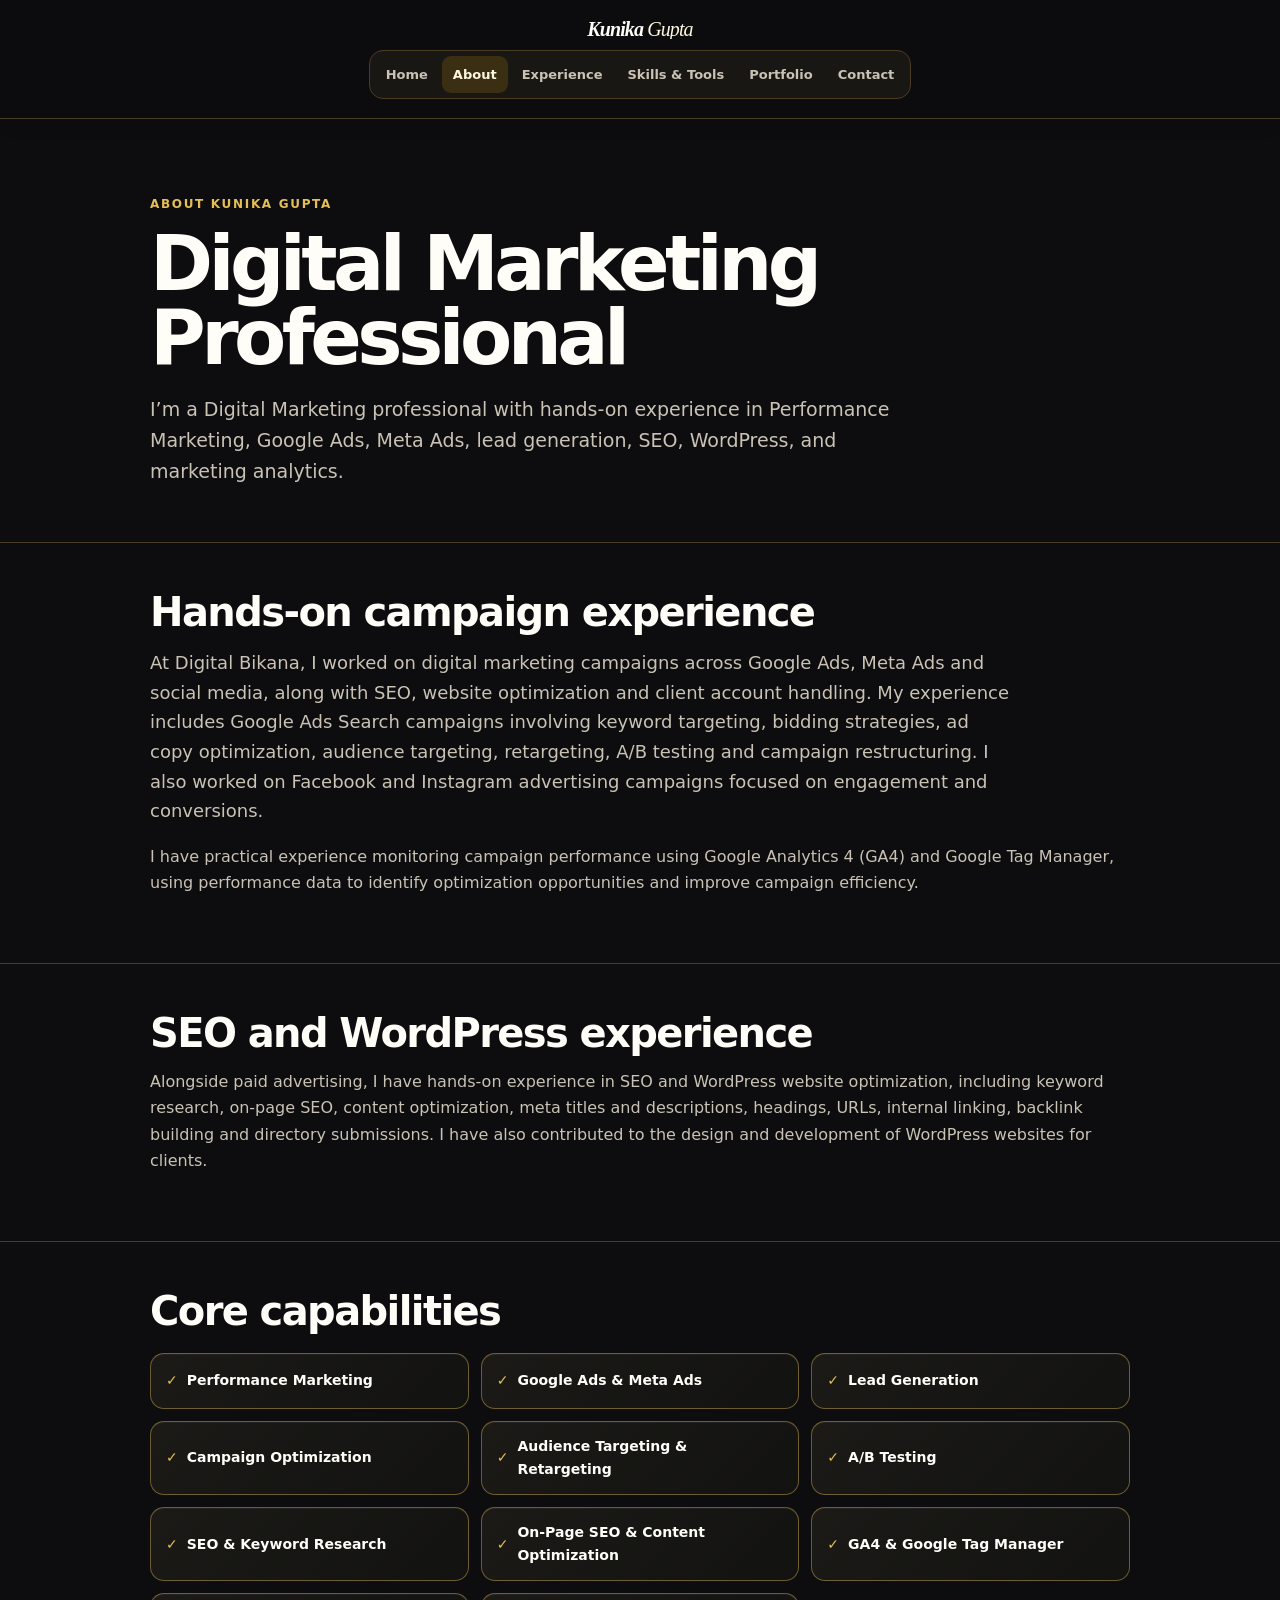
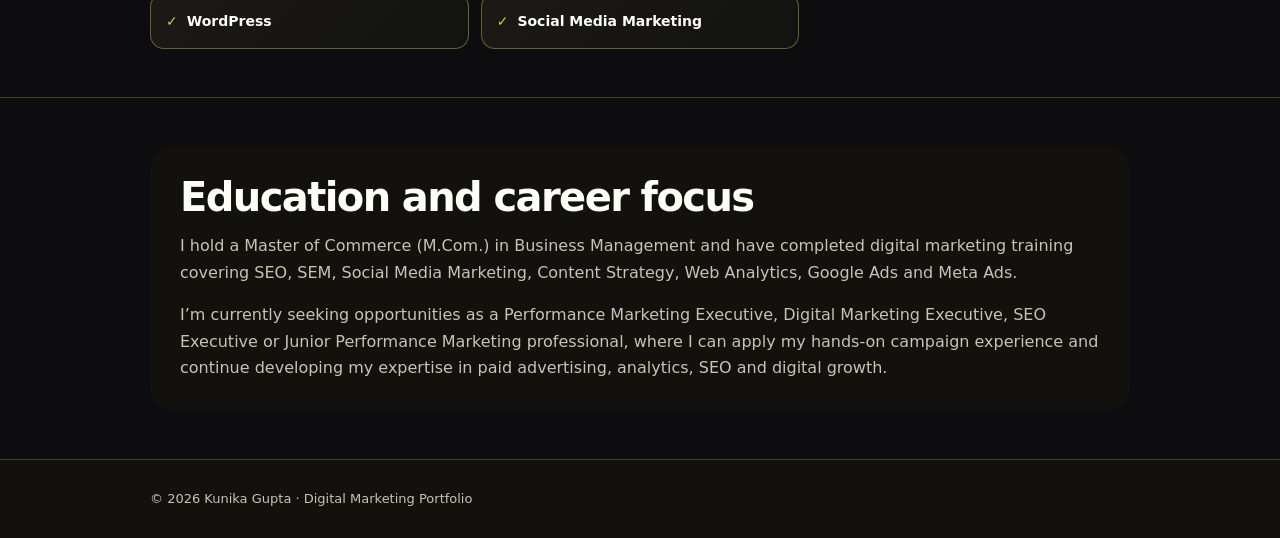
<file: about.html>
<!doctype html>
<html lang="en">
<head>
  <meta charset="utf-8">
  <meta name="viewport" content="width=device-width, initial-scale=1">
  <title>About Kunika Gupta | Digital Marketing Professional</title>
  <meta name="description" content="Learn about Kunika Gupta, a digital marketing professional with hands-on experience in Performance Marketing, Google Ads, Meta Ads, SEO, WordPress, GA4 and lead generation.">
  <meta name="robots" content="index, follow">
  <meta property="og:title" content="About Kunika Gupta | Digital Marketing Professional">
  <meta property="og:description" content="Performance marketing, Google Ads, Meta Ads, SEO, WordPress and marketing analytics experience.">
  <link rel="stylesheet" href="navigation.css">
  <link rel="stylesheet" href="interactions.css">
  <link rel="stylesheet" href="dark-theme.css?v=5">
  <style>
    :root{--ink:#122033;--muted:#667085;--line:#e6e9ef;--paper:#fbfbfa;--blue:#2563eb;--navy:#0b172a;--soft:#f5f7fb}
    *{box-sizing:border-box}html{scroll-behavior:smooth}body{margin:0;background:var(--paper);color:var(--ink);font:16px/1.65 Inter,ui-sans-serif,system-ui,-apple-system,"Segoe UI",Roboto,Arial,sans-serif}a{color:inherit;text-decoration:none}.wrap{width:min(980px,calc(100% - 48px));margin:auto}.hero{padding:76px 0 54px;border-bottom:1px solid var(--line)}.eyebrow{color:var(--blue);font-size:12px;font-weight:850;letter-spacing:.14em;text-transform:uppercase}.hero h1{font-size:clamp(44px,7vw,76px);line-height:.98;letter-spacing:-.06em;margin:12px 0 18px}.hero p{max-width:760px;margin:0;color:var(--muted);font-size:19px}.section{padding:48px 0;border-bottom:1px solid var(--line)}h2{font-size:clamp(28px,4vw,40px);line-height:1.08;letter-spacing:-.04em;margin:0 0 14px}p{margin:0 0 18px;color:var(--muted)}.intro{font-size:18px;color:var(--ink);max-width:860px}.capabilities{display:grid;grid-template-columns:repeat(2,1fr);gap:10px;margin:20px 0 0;padding:0;list-style:none}.capabilities li{border:1px solid var(--line);border-radius:14px;background:#fff;padding:13px 15px;font-weight:750;font-size:14px}.capabilities li::before{content:"✓";color:var(--blue);margin-right:9px;font-weight:900}.career{background:var(--navy);color:#fff;border-radius:24px;padding:30px}.career h2{color:#fff}.career p{color:#d0d9e8;margin:0}.footer{padding:28px 0;color:var(--muted);font-size:13px}@media(max-width:600px){.wrap{width:min(100% - 32px,980px)}.hero{padding:54px 0 42px}.capabilities{grid-template-columns:1fr}.career{padding:24px}}
  </style>
</head>
<body>
  <script src="interactions.js"></script>
  <header class="nav full-nav"><div class="wrap navin"><a class="brand" href="/" aria-label="Kunika Gupta home"><span class="brand-name"><strong>Kunika</strong> Gupta</span></a><nav class="navlinks" aria-label="Main navigation"><a href="/">Home</a><a class="active" href="about.html">About</a><a href="/#experience">Experience</a><a href="/#skills">Skills &amp; Tools</a><a href="clients.html">Portfolio</a><a href="/#contact">Contact</a></nav></div></header>
  <main>
    <section class="hero"><div class="wrap"><div class="eyebrow">About Kunika Gupta</div><h1>Digital Marketing Professional</h1><p>I’m a Digital Marketing professional with hands-on experience in Performance Marketing, Google Ads, Meta Ads, lead generation, SEO, WordPress, and marketing analytics.</p></div></section>
    <section class="section"><div class="wrap"><h2>Hands-on campaign experience</h2><p class="intro">At Digital Bikana, I worked on digital marketing campaigns across Google Ads, Meta Ads and social media, along with SEO, website optimization and client account handling. My experience includes Google Ads Search campaigns involving keyword targeting, bidding strategies, ad copy optimization, audience targeting, retargeting, A/B testing and campaign restructuring. I also worked on Facebook and Instagram advertising campaigns focused on engagement and conversions.</p><p>I have practical experience monitoring campaign performance using Google Analytics 4 (GA4) and Google Tag Manager, using performance data to identify optimization opportunities and improve campaign efficiency.</p></div></section>
    <section class="section"><div class="wrap"><h2>SEO and WordPress experience</h2><p>Alongside paid advertising, I have hands-on experience in SEO and WordPress website optimization, including keyword research, on-page SEO, content optimization, meta titles and descriptions, headings, URLs, internal linking, backlink building and directory submissions. I have also contributed to the design and development of WordPress websites for clients.</p></div></section>
    <section class="section"><div class="wrap"><h2>Core capabilities</h2><ul class="capabilities"><li>Performance Marketing</li><li>Google Ads &amp; Meta Ads</li><li>Lead Generation</li><li>Campaign Optimization</li><li>Audience Targeting &amp; Retargeting</li><li>A/B Testing</li><li>SEO &amp; Keyword Research</li><li>On-Page SEO &amp; Content Optimization</li><li>GA4 &amp; Google Tag Manager</li><li>WordPress</li><li>Social Media Marketing</li></ul></div></section>
    <section class="section"><div class="wrap"><div class="career"><h2>Education and career focus</h2><p>I hold a Master of Commerce (M.Com.) in Business Management and have completed digital marketing training covering SEO, SEM, Social Media Marketing, Content Strategy, Web Analytics, Google Ads and Meta Ads.</p><p style="margin-top:16px">I’m currently seeking opportunities as a Performance Marketing Executive, Digital Marketing Executive, SEO Executive or Junior Performance Marketing professional, where I can apply my hands-on campaign experience and continue developing my expertise in paid advertising, analytics, SEO and digital growth.</p></div></div></section>
  </main>
  <footer class="footer"><div class="wrap">© 2026 Kunika Gupta · Digital Marketing Portfolio</div></footer>
</body>
</html>
</file>
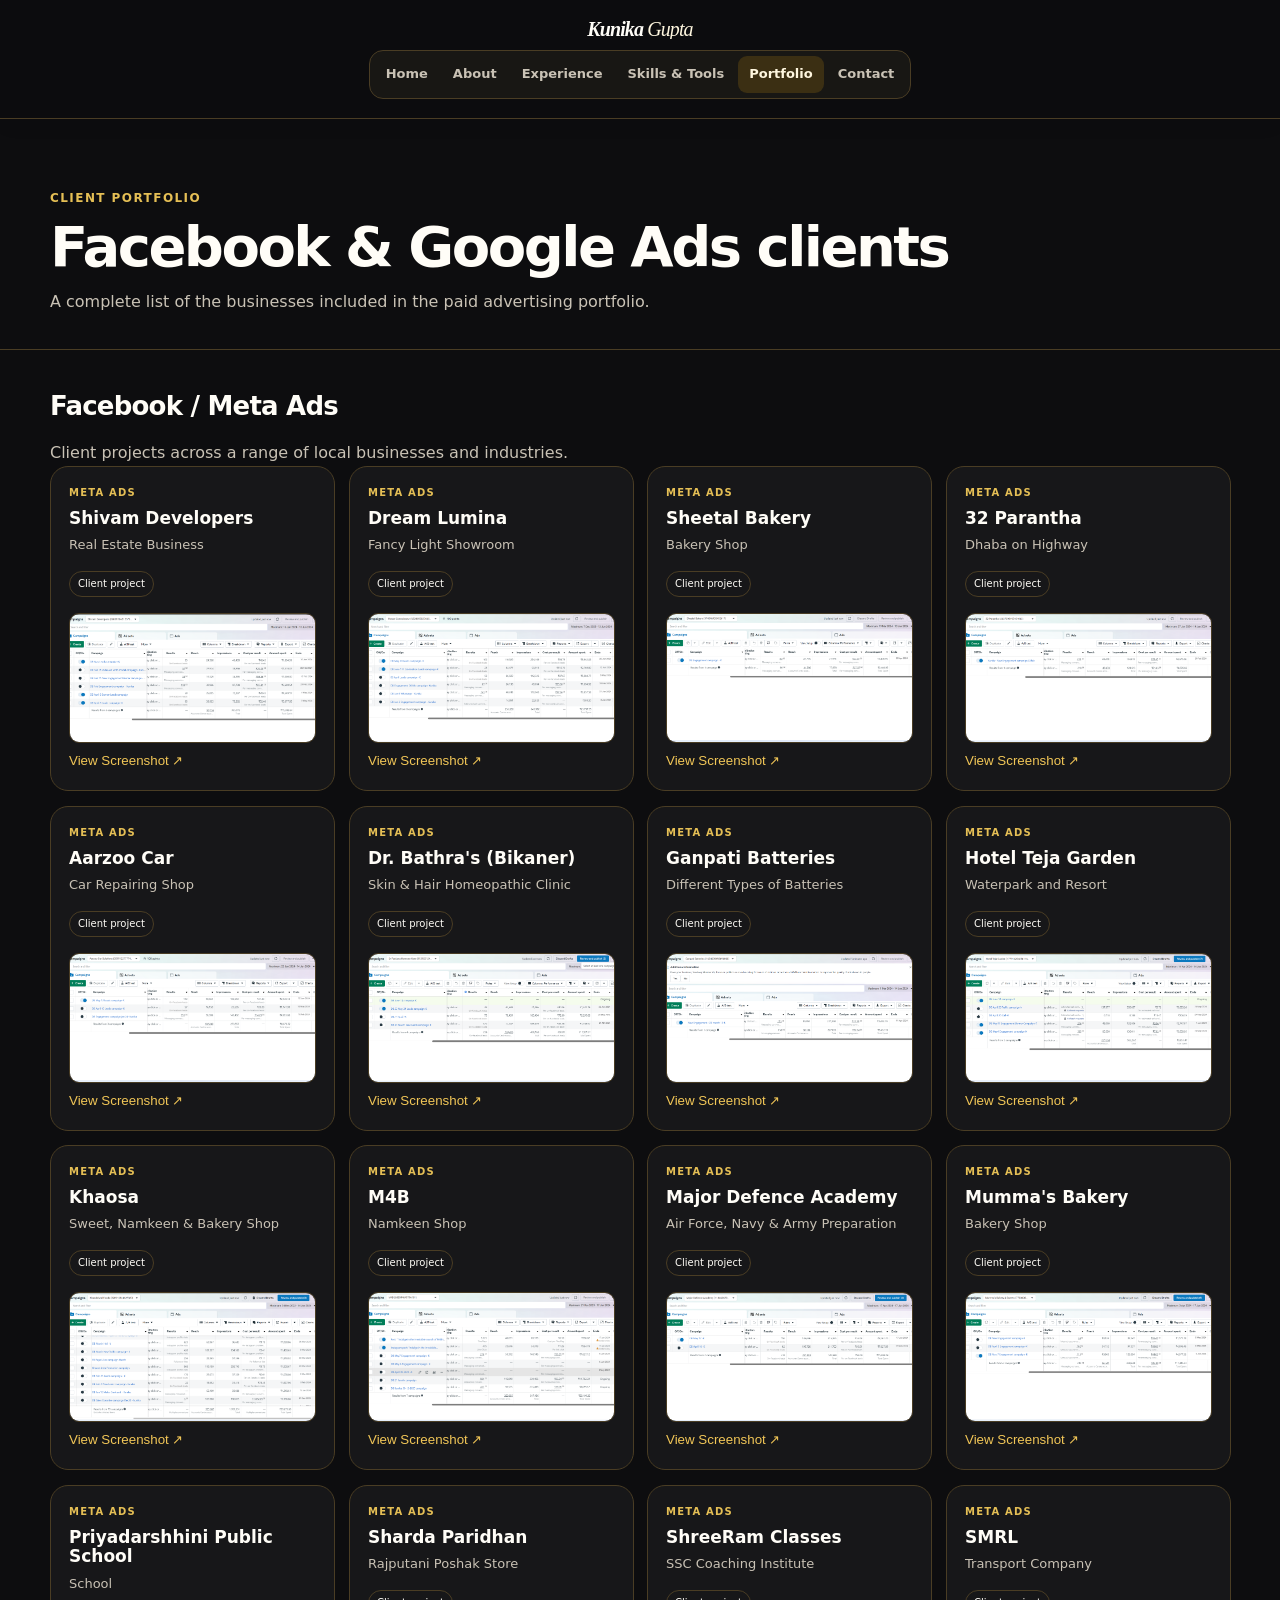
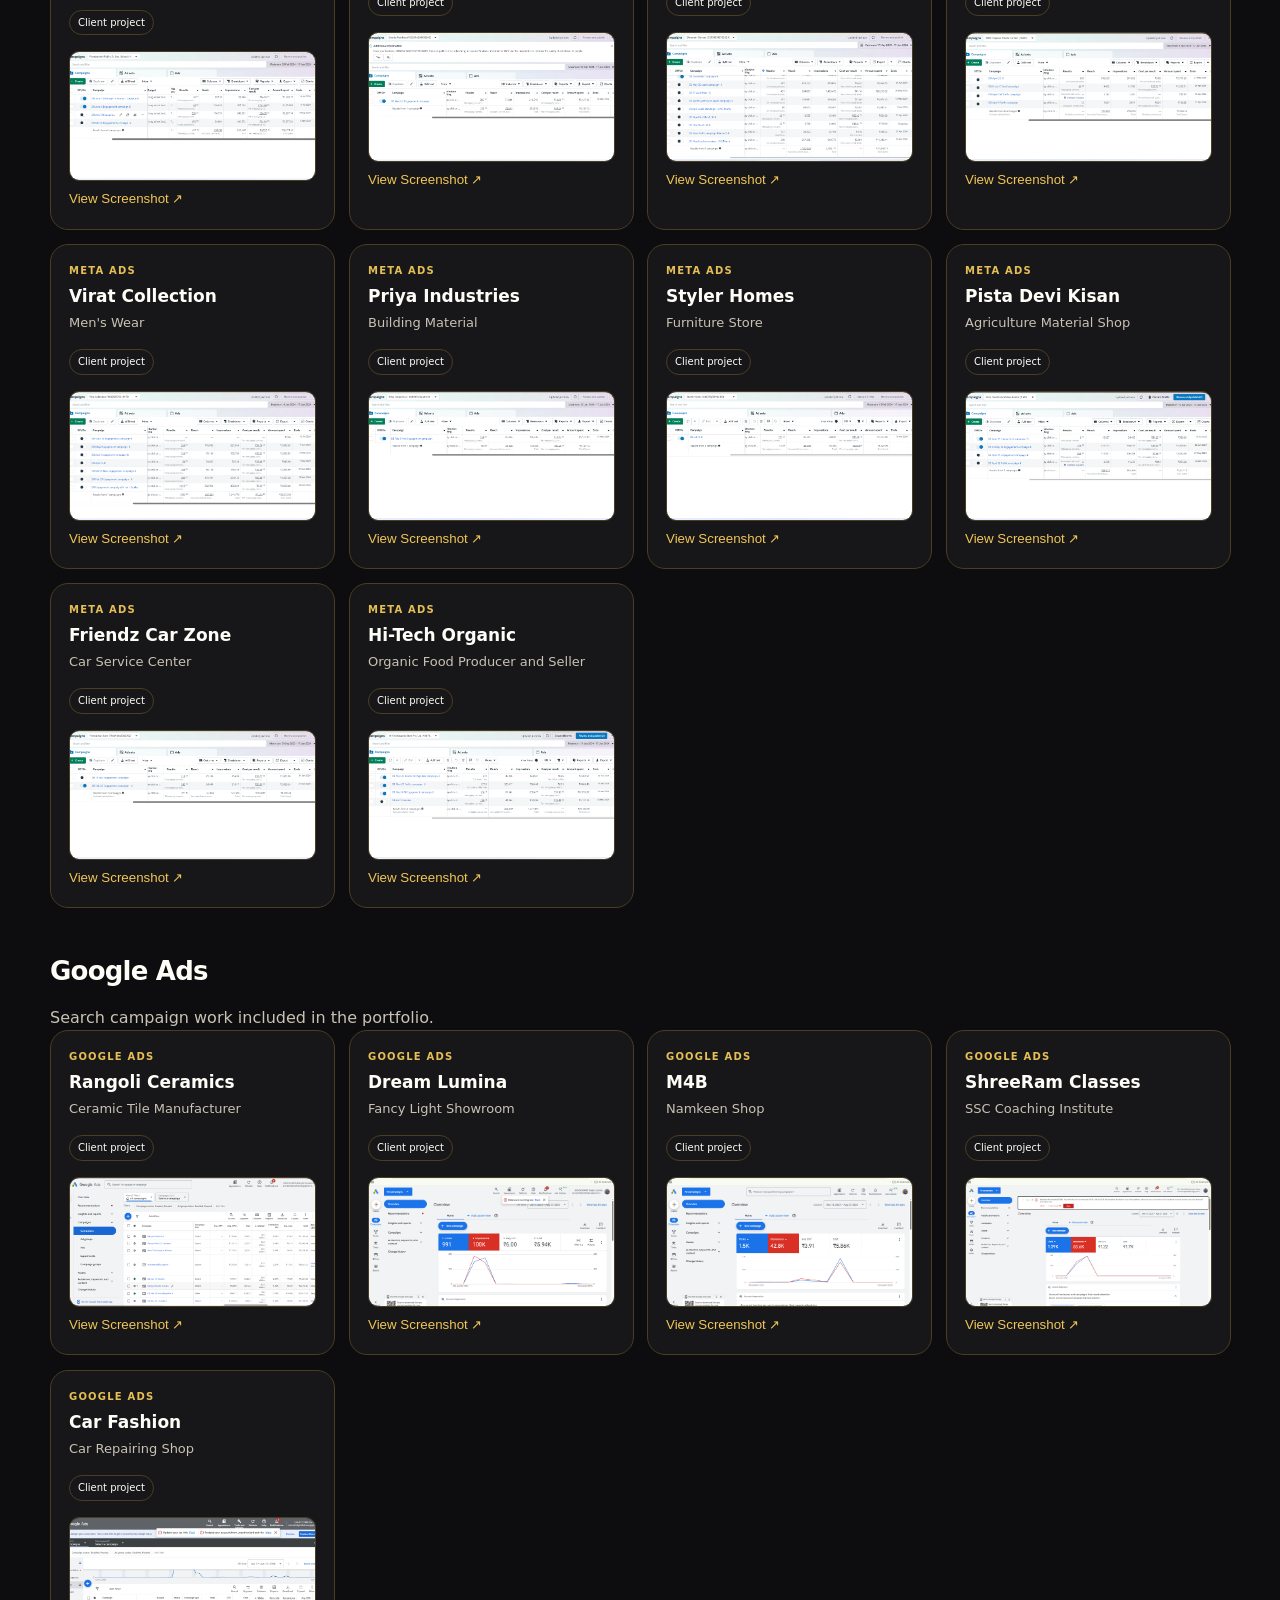
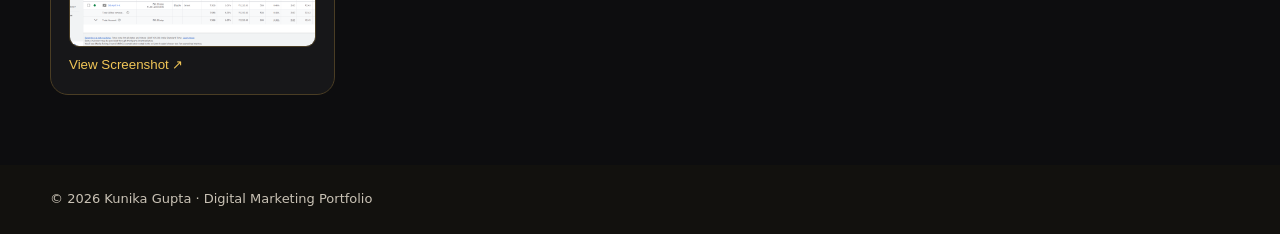
<file: clients.html>
<!doctype html>
<html lang="en">
<head>
  <meta charset="utf-8">
  <meta name="viewport" content="width=device-width, initial-scale=1">
  <title>Advertising Clients | Kunika Gupta</title>
  <meta name="description" content="Facebook and Google Ads clients in Kunika Gupta's portfolio.">
  <meta name="robots" content="index, follow">
  <meta property="og:title" content="Advertising Clients | Kunika Gupta">
  <meta property="og:description" content="Facebook and Google Ads client projects in Kunika Gupta's digital marketing portfolio.">
  <style>
    :root{--ink:#122033;--muted:#667085;--line:#e6e9ef;--paper:#fbfbfa;--blue:#2563eb;--navy:#0b172a}*{box-sizing:border-box}body{margin:0;background:var(--paper);color:var(--ink);font:16px/1.55 Inter,ui-sans-serif,system-ui,-apple-system,"Segoe UI",Roboto,Arial,sans-serif}a{color:inherit;text-decoration:none}.wrap{width:min(1180px,calc(100% - 48px));margin:auto}.nav{background:#fff;border-bottom:1px solid var(--line)}.navin{min-height:68px;display:flex;align-items:center;justify-content:space-between;gap:24px}.brand{font-weight:850;letter-spacing:.04em;white-space:nowrap}.navlinks{display:flex;align-items:center;gap:22px;color:var(--muted);font-size:14px}.navlinks a:hover{color:var(--ink)}.hero{padding:70px 0 34px}.eyebrow{color:var(--blue);font-size:12px;font-weight:850;letter-spacing:.12em;text-transform:uppercase}.hero h1{font-size:clamp(34px,5vw,56px);letter-spacing:-.045em;line-height:1.05;margin:10px 0 14px}.hero p{max-width:650px;color:var(--muted);margin:0}.section{padding:36px 0 70px;border-top:1px solid var(--line)}.section h2{font-size:26px;letter-spacing:-.03em;margin:0 0 8px}.section-intro{color:var(--muted);margin:0 0 24px}.grid{display:grid;grid-template-columns:repeat(4,minmax(0,1fr));gap:14px}.card{min-height:142px;background:#fff;border:1px solid var(--line);border-radius:18px;padding:18px;transition:transform .18s ease,box-shadow .18s ease}.card:hover{transform:translateY(-2px);box-shadow:0 12px 30px rgba(16,24,40,.07)}.platform{color:var(--blue);font-size:10px;font-weight:850;letter-spacing:.12em;text-transform:uppercase}.card h3{font-size:17px;line-height:1.15;margin:8px 0 7px}.card p{margin:0;color:var(--muted);font-size:13px}.tag{display:inline-block;margin-top:16px;padding:4px 8px;border:1px solid var(--line);border-radius:999px;color:var(--muted);font-size:10px}.google{margin-top:42px}.google .platform{color:#b54708}.footer{background:var(--navy);color:#d0d5dd;padding:24px 0;font-size:13px}@media(max-width:900px){.grid{grid-template-columns:repeat(2,minmax(0,1fr))}}@media(max-width:560px){.wrap{width:min(100% - 32px,1180px)}.navin{padding:14px 0;align-items:flex-start}.navlinks{justify-content:flex-end;gap:12px;flex-wrap:wrap;font-size:13px}.grid{grid-template-columns:1fr}.hero{padding-top:48px}}
    .evidence-thumb{display:block;width:100%;height:130px;margin:16px 0 0;padding:0;border:1px solid var(--line);border-radius:10px;overflow:hidden;background:#f5f7fb;cursor:pointer}.evidence-thumb img{width:100%;height:100%;object-fit:cover;display:block}.view-screenshot{margin-top:10px;border:0;background:none;padding:0;color:var(--blue);font:700 12px inherit;cursor:pointer}.evidence-modal{position:fixed;inset:0;z-index:10;display:none;align-items:center;justify-content:center;padding:24px;background:rgba(11,23,42,.62)}.evidence-modal.open{display:flex}.evidence-dialog{width:min(980px,100%);max-height:90vh;overflow:auto;background:#fff;border-radius:20px;padding:22px}.evidence-head{display:flex;align-items:start;justify-content:space-between;gap:18px;margin-bottom:16px}.evidence-head h2{margin:0;font-size:24px}.evidence-close{border:1px solid var(--line);border-radius:8px;background:#fff;width:36px;height:36px;font-size:20px;cursor:pointer}.evidence-image{width:100%;display:block;border-radius:10px}.evidence-caption{margin:10px 0 0;color:var(--muted);font-size:13px}
  </style>
  <link rel="stylesheet" href="navigation.css">
  <link rel="stylesheet" href="interactions.css">
  <link rel="stylesheet" href="dark-theme.css?v=5">
</head>
<body>
  <script src="content-structure.js"></script>
  <script src="interactions.js"></script>
  <header class="nav full-nav"><div class="wrap navin"><a class="brand" href="/" aria-label="Kunika Gupta home"><span class="brand-mark">KG</span><span class="brand-name"><strong>Kunika</strong> Gupta</span></a><nav class="navlinks" aria-label="Main navigation"><a href="/">Home</a><a href="about.html">About</a><a href="/#experience">Experience</a><a href="/#skills">Skills &amp; Tools</a><a class="active" href="clients.html">Portfolio</a><a href="/#contact">Contact</a></nav></div></header>
  <main>
    <section class="hero"><div class="wrap"><div class="eyebrow">Client portfolio</div><h1>Facebook &amp; Google Ads clients</h1><p>A complete list of the businesses included in the paid advertising portfolio.</p></div></section>
    <section class="section" id="meta-clients"><div class="wrap"><h2>Facebook / Meta Ads</h2><p class="section-intro">Client projects across a range of local businesses and industries.</p><div class="grid">
      <article class="card"><div class="platform">Meta Ads</div><h3>Shivam Developers</h3><p>Real Estate Business</p><span class="tag">Client project</span></article>
      <article class="card"><div class="platform">Meta Ads</div><h3>Dream Lumina</h3><p>Fancy Light Showroom</p><span class="tag">Client project</span></article>
      <article class="card"><div class="platform">Meta Ads</div><h3>Sheetal Bakery</h3><p>Bakery Shop</p><span class="tag">Client project</span></article>
      <article class="card"><div class="platform">Meta Ads</div><h3>32 Parantha</h3><p>Dhaba on Highway</p><span class="tag">Client project</span></article>
      <article class="card"><div class="platform">Meta Ads</div><h3>Aarzoo Car</h3><p>Car Repairing Shop</p><span class="tag">Client project</span></article>
      <article class="card"><div class="platform">Meta Ads</div><h3>Dr. Bathra's (Bikaner)</h3><p>Skin &amp; Hair Homeopathic Clinic</p><span class="tag">Client project</span></article>
      <article class="card"><div class="platform">Meta Ads</div><h3>Ganpati Batteries</h3><p>Different Types of Batteries</p><span class="tag">Client project</span></article>
      <article class="card"><div class="platform">Meta Ads</div><h3>Hotel Teja Garden</h3><p>Waterpark and Resort</p><span class="tag">Client project</span></article>
      <article class="card"><div class="platform">Meta Ads</div><h3>Khaosa</h3><p>Sweet, Namkeen &amp; Bakery Shop</p><span class="tag">Client project</span></article>
      <article class="card"><div class="platform">Meta Ads</div><h3>M4B</h3><p>Namkeen Shop</p><span class="tag">Client project</span></article>
      <article class="card"><div class="platform">Meta Ads</div><h3>Major Defence Academy</h3><p>Air Force, Navy &amp; Army Preparation</p><span class="tag">Client project</span></article>
      <article class="card"><div class="platform">Meta Ads</div><h3>Mumma's Bakery</h3><p>Bakery Shop</p><span class="tag">Client project</span></article>
      <article class="card"><div class="platform">Meta Ads</div><h3>Priyadarshhini Public School</h3><p>School</p><span class="tag">Client project</span></article>
      <article class="card"><div class="platform">Meta Ads</div><h3>Sharda Paridhan</h3><p>Rajputani Poshak Store</p><span class="tag">Client project</span></article>
      <article class="card"><div class="platform">Meta Ads</div><h3>ShreeRam Classes</h3><p>SSC Coaching Institute</p><span class="tag">Client project</span></article>
      <article class="card"><div class="platform">Meta Ads</div><h3>SMRL</h3><p>Transport Company</p><span class="tag">Client project</span></article>
      <article class="card"><div class="platform">Meta Ads</div><h3>Virat Collection</h3><p>Men's Wear</p><span class="tag">Client project</span></article>
      <article class="card"><div class="platform">Meta Ads</div><h3>Priya Industries</h3><p>Building Material</p><span class="tag">Client project</span></article>
      <article class="card"><div class="platform">Meta Ads</div><h3>Styler Homes</h3><p>Furniture Store</p><span class="tag">Client project</span></article>
      <article class="card"><div class="platform">Meta Ads</div><h3>Pista Devi Kisan</h3><p>Agriculture Material Shop</p><span class="tag">Client project</span></article>
      <article class="card"><div class="platform">Meta Ads</div><h3>Friendz Car Zone</h3><p>Car Service Center</p><span class="tag">Client project</span></article>
      <article class="card"><div class="platform">Meta Ads</div><h3>Hi-Tech Organic</h3><p>Organic Food Producer and Seller</p><span class="tag">Client project</span></article>
    </div>
    <div class="google" id="google-clients"><h2>Google Ads</h2><p class="section-intro">Search campaign work included in the portfolio.</p><div class="grid"><article class="card"><div class="platform">Google Ads</div><h3>Rangoli Ceramics</h3><p>Ceramic Tile Manufacturer</p><span class="tag">Client project</span></article><article class="card"><div class="platform">Google Ads</div><h3>Dream Lumina</h3><p>Fancy Light Showroom</p><span class="tag">Client project</span></article><article class="card"><div class="platform">Google Ads</div><h3>M4B</h3><p>Namkeen Shop</p><span class="tag">Client project</span></article><article class="card"><div class="platform">Google Ads</div><h3>ShreeRam Classes</h3><p>SSC Coaching Institute</p><span class="tag">Client project</span></article><article class="card"><div class="platform">Google Ads</div><h3>Car Fashion</h3><p>Car Repairing Shop</p><span class="tag">Client project</span></article></div></div>
    </div></section>
  </main>
  <div class="evidence-modal" id="evidenceModal" aria-hidden="true"><div class="evidence-dialog" role="dialog" aria-modal="true" aria-labelledby="evidenceTitle"><div class="evidence-head"><h2 id="evidenceTitle">Client screenshot</h2><button class="evidence-close" id="evidenceClose" aria-label="Close screenshot">×</button></div><img class="evidence-image" id="evidenceImage" alt="Client screenshot"><p class="evidence-caption">Supplied project screenshot</p></div></div>
  <footer class="footer"><div class="wrap">© 2026 Kunika Gupta · Digital Marketing Portfolio</div></footer>
  <script>
  (function(){
    const screenshots={
      'Meta Ads|Shivam Developers':'assets/evidence/Shivam Developers.png',
      'Meta Ads|Dream Lumina':'assets/evidence/Dream Lumina.png',
      'Meta Ads|Sheetal Bakery':'assets/evidence/Sheetal Bakery.png',
      'Meta Ads|32 Parantha':'assets/evidence/32 Parantha.png',
      'Meta Ads|Aarzoo Car':'assets/evidence/Aarzoo Car.png',
      "Meta Ads|Dr. Bathra's (Bikaner)":'assets/evidence/Dr Batra Bikaner.png',
      'Meta Ads|Ganpati Batteries':'assets/evidence/Ganpati Batteries.png',
      'Meta Ads|Hotel Teja Garden':'assets/evidence/Hotel Teja Garden.png',
      'Meta Ads|Khaosa':'assets/evidence/Khaosa 1.png',
      'Meta Ads|M4B':'assets/evidence/m4b.png',
      'Meta Ads|Major Defence Academy':'assets/evidence/Major Defence Academy.png',
      "Meta Ads|Mumma's Bakery":'assets/evidence/Mumma\'s Bakery.png',
      'Meta Ads|Priyadarshhini Public School':'assets/evidence/Priyadarshini Public School.png',
      'Meta Ads|Sharda Paridhan':'assets/evidence/Sharda Paridhan.png',
      'Meta Ads|ShreeRam Classes':'assets/evidence/Shreeram Classes1.png',
      'Meta Ads|SMRL':'assets/evidence/SMRL.png',
      'Meta Ads|Virat Collection':'assets/evidence/Virat Collection.png',
      'Meta Ads|Priya Industries':'assets/evidence/Priya Industries.png',
      'Meta Ads|Styler Homes':'assets/evidence/Styler Home.png',
      'Meta Ads|Pista Devi Kisan':'assets/evidence/Pista Devi Kisan Seva.png',
      'Meta Ads|Friendz Car Zone':'assets/evidence/Friendz Car Zone.png',
      'Meta Ads|Hi-Tech Organic':'assets/evidence/Hi- Tech Organic.png',
      'Google Ads|Rangoli Ceramics':'assets/evidence/Rangoli Ceramic.png',
      'Google Ads|Dream Lumina':'assets/evidence/Google Ad Dream Lumina.png',
      'Google Ads|M4B':'assets/evidence/Google Ad M4B Bhujiya 1.png',
      'Google Ads|ShreeRam Classes':'assets/evidence/Google Ad Shreeram Classes 1.png',
      'Google Ads|Car Fashion':'assets/evidence/Car Fashion.png'
    };
    const modal=document.getElementById('evidenceModal');
    const modalImage=document.getElementById('evidenceImage');
    const title=document.getElementById('evidenceTitle');
    function close(){modal.classList.remove('open');modal.setAttribute('aria-hidden','true');document.body.style.overflow='';}
    document.querySelectorAll('.card').forEach(card=>{
      const platform=card.querySelector('.platform')?.textContent.trim();
      const name=card.querySelector('h3')?.textContent.trim();
      const src=screenshots[platform+'|'+name];
      if(!src)return;
      const thumb=document.createElement('button');
      thumb.type='button';thumb.className='evidence-thumb';thumb.setAttribute('aria-label','View '+name+' screenshot');
      thumb.innerHTML='<img src="'+src+'" alt="'+name+' project screenshot">';
      const open=()=>{title.textContent=name+' — Screenshot';modalImage.src=src;modalImage.alt=name+' project screenshot';modal.classList.add('open');modal.setAttribute('aria-hidden','false');document.body.style.overflow='hidden';};
      thumb.addEventListener('click',open);
      card.appendChild(thumb);
      const link=document.createElement('button');
      link.type='button';link.className='view-screenshot';link.textContent='View Screenshot ↗';link.addEventListener('click',open);
      card.appendChild(link);
    });
    document.getElementById('evidenceClose').addEventListener('click',close);
    modal.addEventListener('click',event=>{if(event.target===modal)close();});
    document.addEventListener('keydown',event=>{if(event.key==='Escape'&&modal.classList.contains('open'))close();});
  })();
  </script>
</body>
</html>
</file>
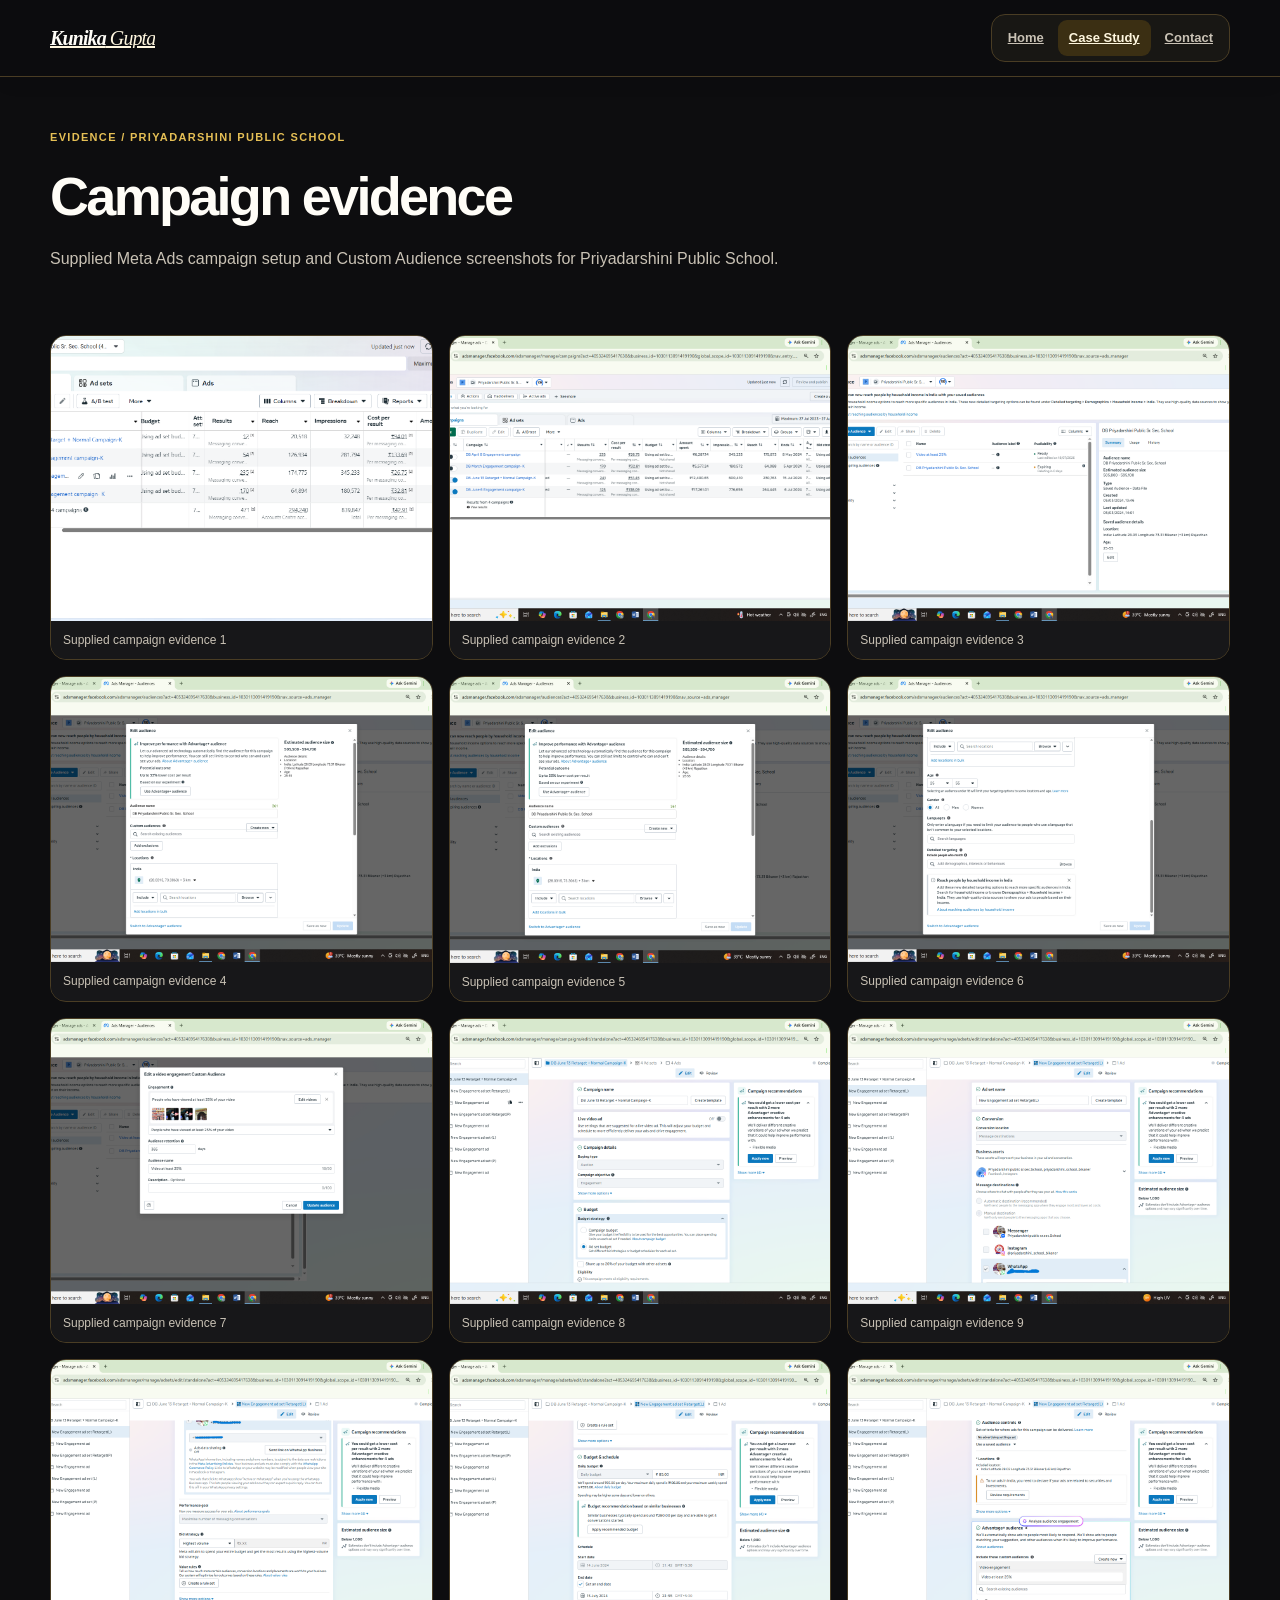
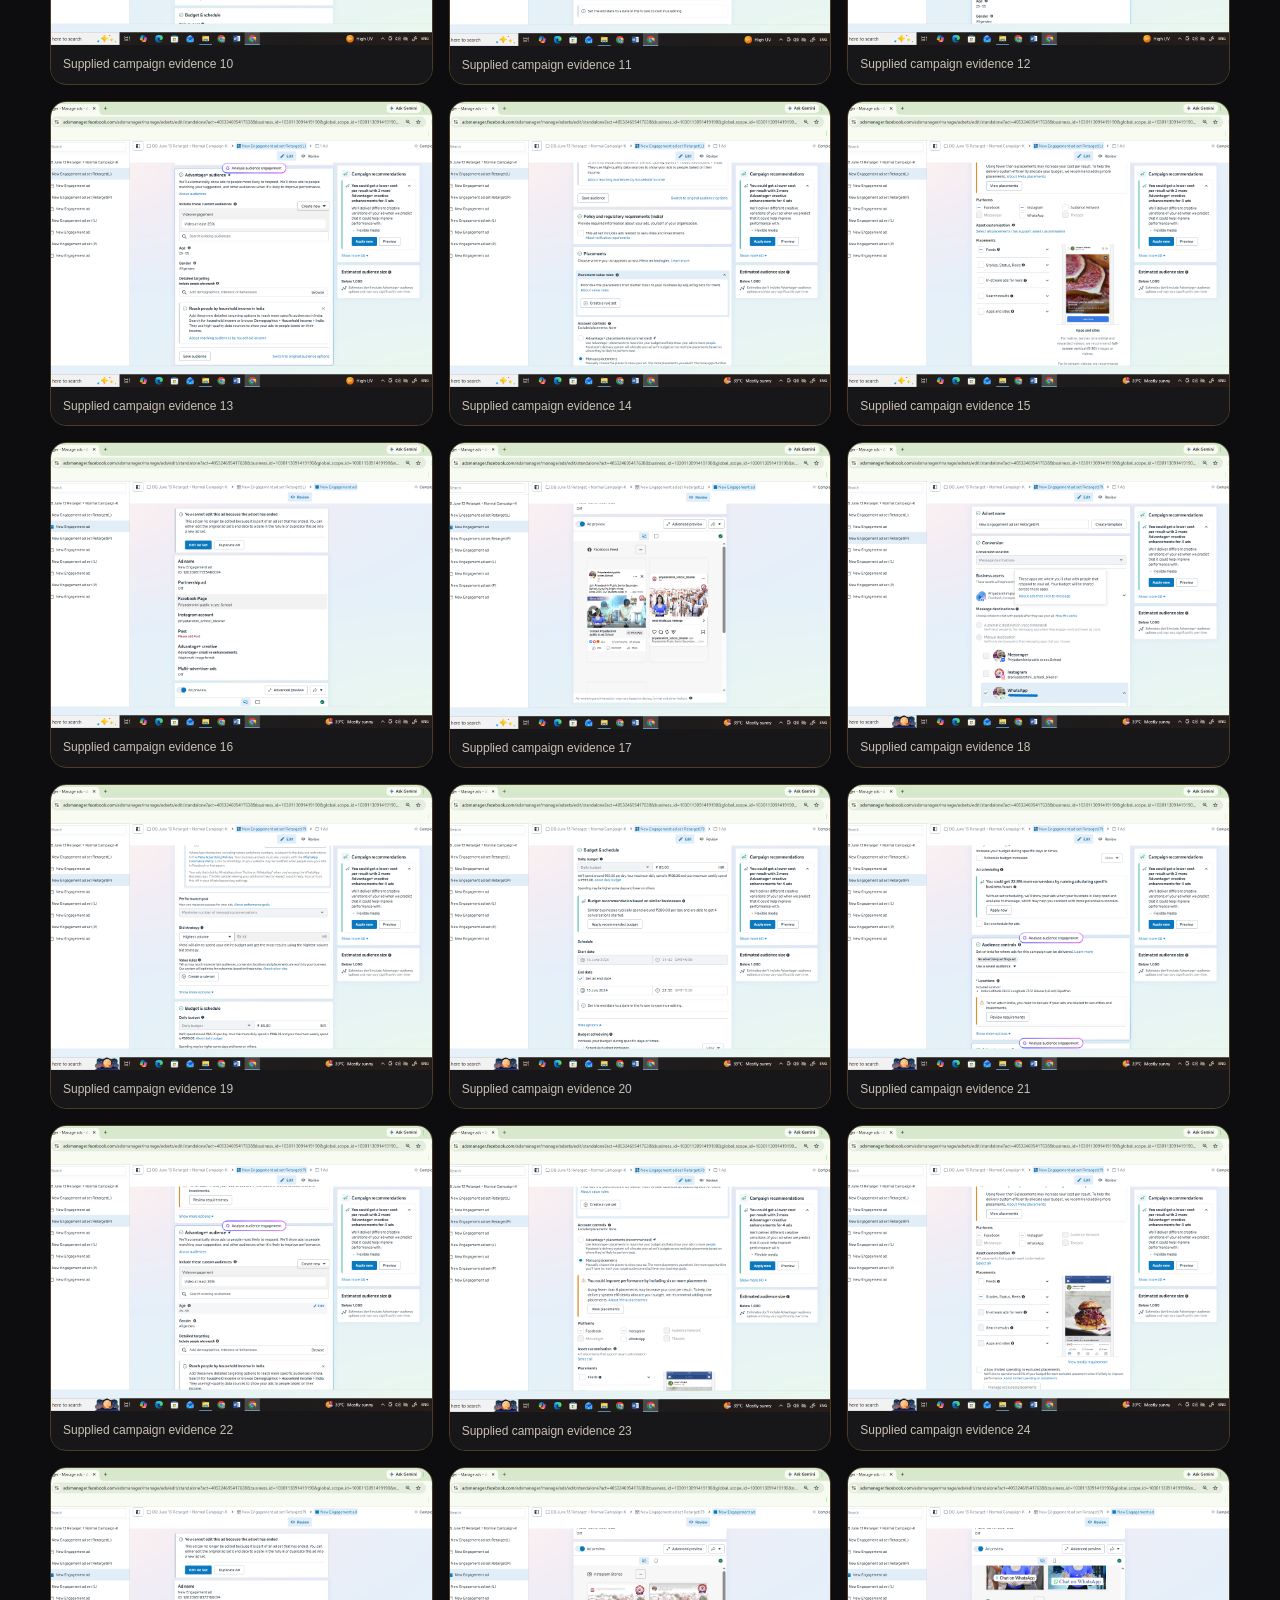
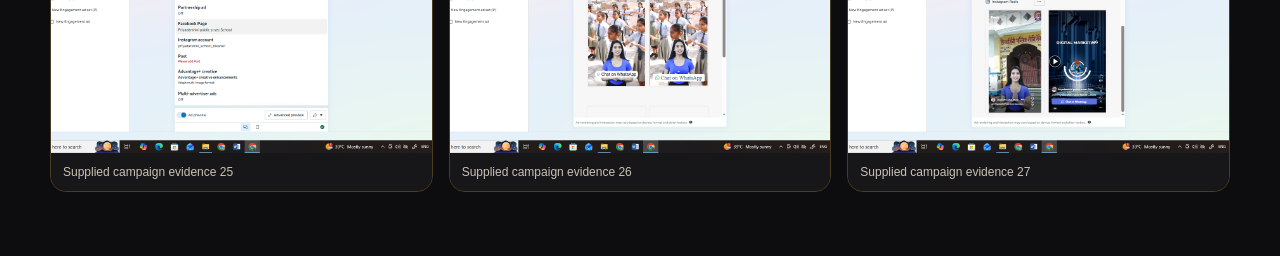
<file: priyadarshini-evidence.html>
<!doctype html>
<html lang="en">
<head>
<meta charset="utf-8">
<meta name="viewport" content="width=device-width,initial-scale=1">
<title>Priyadarshini Public School Evidence | Kunika Gupta</title>
<meta name="description" content="Campaign evidence and supplied screenshots for the Priyadarshini Public School Meta Ads case study by Kunika Gupta.">
<meta name="robots" content="index, follow">
<link rel="stylesheet" href="case-pages.css">
<link rel="stylesheet" href="navigation.css">
<link rel="stylesheet" href="interactions.css">
  <link rel="stylesheet" href="dark-theme.css?v=5">
<style>:root{--ink:#122033;--muted:#667085;--line:#e6e9ef;--paper:#fbfbfa;--blue:#2563eb}*{box-sizing:border-box}body{margin:0;background:var(--paper);color:var(--ink);font:16px/1.5 Inter,Arial,sans-serif}.wrap{width:min(1180px,calc(100% - 48px));margin:auto}.nav{background:#fff;border-bottom:1px solid var(--line)}.navin{min-height:68px;display:flex;align-items:center;justify-content:space-between}.brand{font-weight:850;letter-spacing:.04em}.back{color:var(--blue);font-weight:800;font-size:14px;text-decoration:none}.hero{padding:52px 0 30px}.kicker{font-size:11px;text-transform:uppercase;letter-spacing:.12em;font-weight:850;color:var(--blue)}h1{font-size:clamp(34px,5vw,54px);letter-spacing:-.05em;margin:10px 0}p{margin:0;color:var(--muted)}.grid{display:grid;grid-template-columns:repeat(3,minmax(0,1fr));gap:16px;padding:34px 0 64px}.item{margin:0;background:#fff;border:1px solid var(--line);border-radius:16px;overflow:hidden}.item img{display:block;width:100%;aspect-ratio:4/3;object-fit:cover}.item figcaption{padding:10px 12px;color:var(--muted);font-size:12px}@media(max-width:800px){.grid{grid-template-columns:repeat(2,1fr)}}@media(max-width:520px){.wrap{width:min(100% - 32px,1180px)}.grid{grid-template-columns:1fr}}</style>
</head>
<body>
<script src="interactions.js"></script>
<header class="nav">
<div class="wrap navin">
<a class="brand" href="/"><span class="brand-mark">KG</span><span class="brand-name"><strong>Kunika</strong> Gupta</span></a>
<nav class="navlinks" aria-label="Evidence navigation"><a href="/">Home</a><a class="active" href="priyadarshini-public-school.html">Case Study</a><a href="/#contact">Contact</a></nav>
</div>
</header>
<main id="evidence">
<section class="hero">
<div class="wrap">
<div class="kicker">Evidence / Priyadarshini Public School</div>
<h1>Campaign evidence</h1>
<p>Supplied Meta Ads campaign setup and Custom Audience screenshots for Priyadarshini Public School.</p>
</div>
</section>
<div class="wrap">
<div class="grid" id="evidenceGrid">
</div>
</div>
</main><script>const base='assets/evidence/';const files=['Priyadarshini Public School.png','Priyadarshini Public School 2.png','Priyadrshini Public School Custom Audience.png','Priyadrshini Public School Custom Audience 1 Setup 1.png','Priyadrshini Public School Custom Audience 1 Setup 1.png','Priyadrshini Public School Custom Audience 1 Setup 2.png','Priyadrshini Public School Custom Audience 2 Setup.png'];for(let i=1;i<=20;i++)files.push('Priyadrshini Public School Campaing Setup '+i+'.png');document.getElementById('evidenceGrid').innerHTML=files.map((file,index)=>'<figure class="item"><img loading="lazy" src="'+base+file+'" alt="Priyadarshini Public School evidence '+(index+1)+'"><figcaption>Supplied campaign evidence '+(index+1)+'</figcaption></figure>').join('');const modal=document.createElement('div');modal.className='evidence-modal';modal.innerHTML='<div class="evidence-dialog"><button class="evidence-close" aria-label="Close evidence">×</button><img alt="Expanded Priyadarshini Public School evidence"><p>Supplied campaign evidence</p></div>';document.body.appendChild(modal);const image=modal.querySelector('img');const close=()=>modal.classList.remove('open');document.querySelectorAll('.item img').forEach(img=>img.addEventListener('click',()=>{image.src=img.src;image.alt=img.alt;modal.classList.add('open')}));modal.querySelector('button').addEventListener('click',close);modal.addEventListener('click',e=>{if(e.target===modal)close()});document.addEventListener('keydown',e=>{if(e.key==='Escape')close()});</script></body>
</html>
</file>
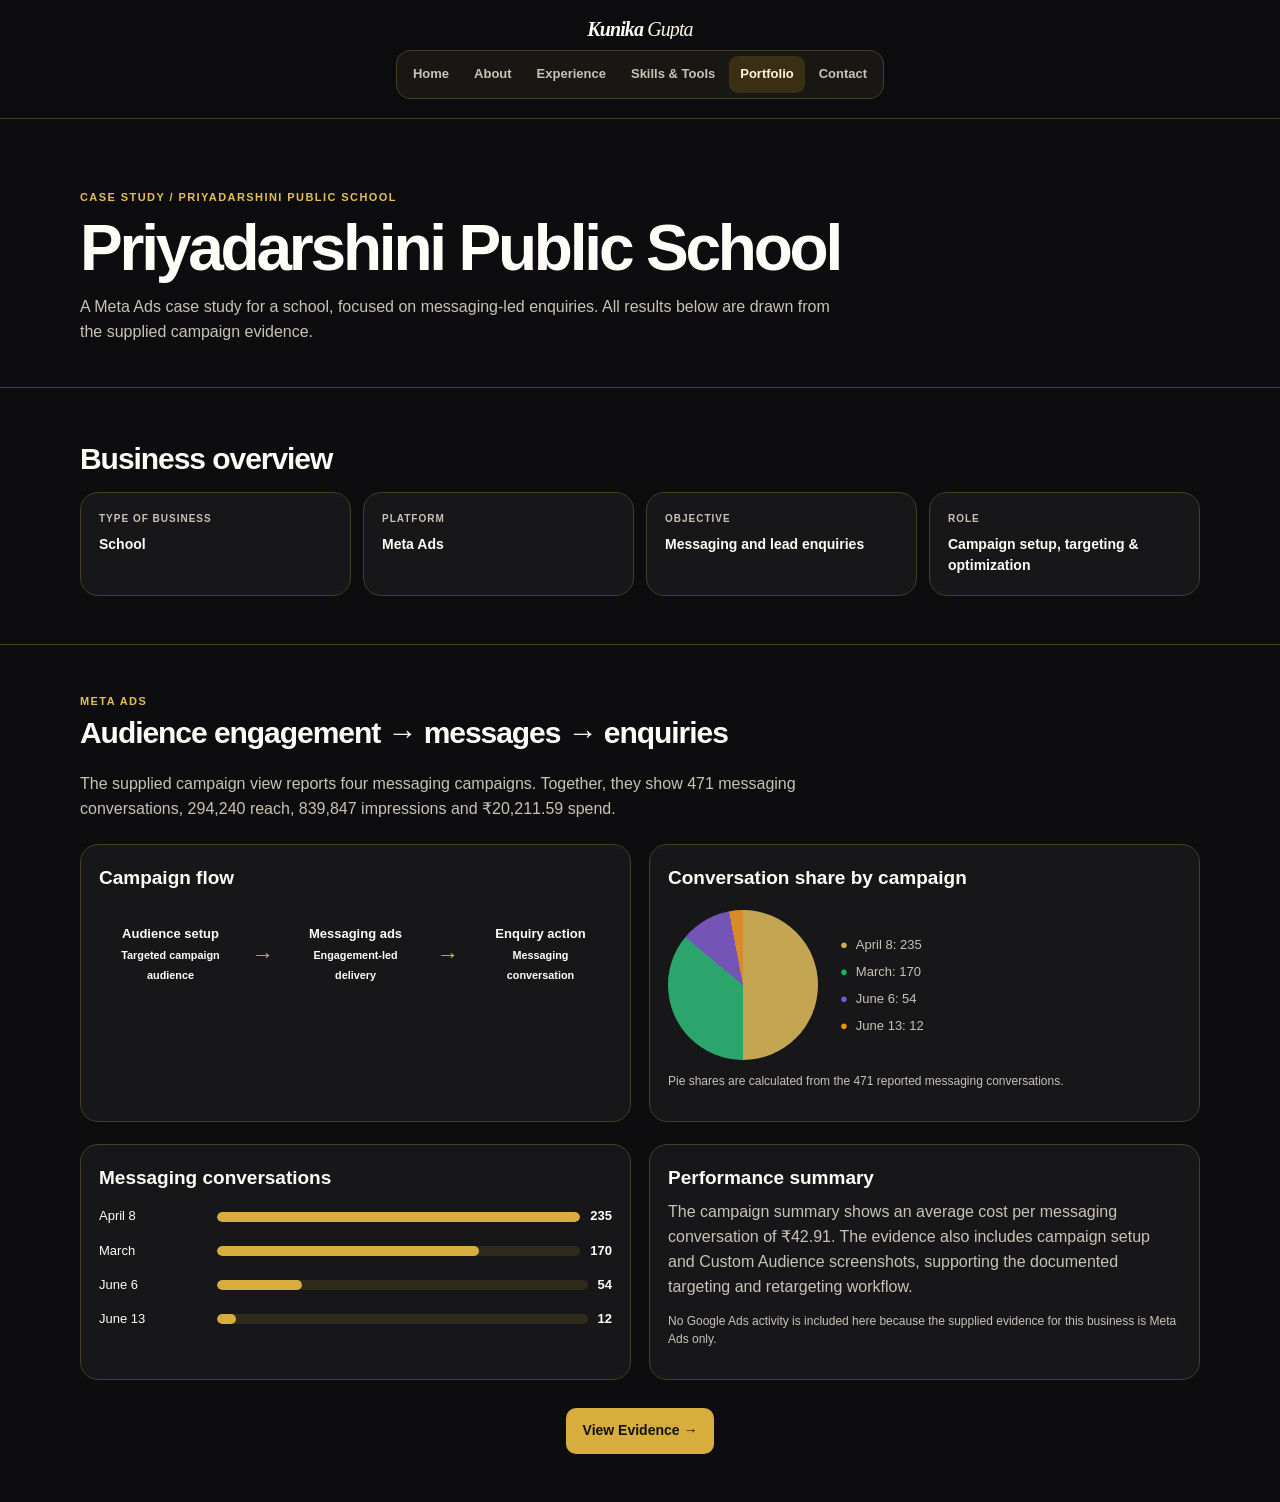
<file: priyadarshini-public-school.html>
<!doctype html>
<html lang="en">
<head>
<meta charset="utf-8">
<meta name="viewport" content="width=device-width,initial-scale=1">
<title>Priyadarshini Public School Case Study | Kunika Gupta</title>
<meta name="description" content="Priyadarshini Public School Meta Ads case study covering audience engagement, messaging enquiries and documented campaign evidence.">
<meta name="robots" content="index, follow">
<meta property="og:title" content="Priyadarshini Public School Case Study | Kunika Gupta">
<meta property="og:description" content="A documented Meta Ads case study for Priyadarshini Public School.">
<link rel="stylesheet" href="case-pages.css">
<link rel="stylesheet" href="navigation.css">
<link rel="stylesheet" href="interactions.css">
  <link rel="stylesheet" href="dark-theme.css?v=5">
<style>:root{--ink:#122033;--muted:#667085;--line:#e6e9ef;--paper:#fbfbfa;--blue:#2563eb;--navy:#0b172a;--soft:#f5f7fb}*{box-sizing:border-box}body{margin:0;background:var(--paper);color:var(--ink);font:16px/1.55 Inter,Arial,sans-serif}a{text-decoration:none;color:inherit}.wrap{width:min(1120px,calc(100% - 48px));margin:auto}.nav{background:#fff;border-bottom:1px solid var(--line)}.navin{min-height:68px;display:flex;align-items:center;justify-content:space-between;gap:20px}.brand{font-weight:850;letter-spacing:.04em}.back{color:var(--blue);font-weight:800;font-size:14px}.hero{padding:70px 0 42px}.kicker{font-size:11px;letter-spacing:.13em;text-transform:uppercase;font-weight:850;color:var(--blue)}h1{font-size:clamp(38px,6vw,64px);line-height:1.02;letter-spacing:-.05em;margin:10px 0 14px}h2{font-size:30px;letter-spacing:-.035em;margin:0 0 10px}h3{margin:0 0 8px;font-size:19px}.lead,.copy{color:var(--muted);max-width:760px;margin:0}.section{padding:48px 0;border-top:1px solid var(--line)}.facts{display:grid;grid-template-columns:repeat(4,1fr);gap:12px}.fact,.panel{background:#fff;border:1px solid var(--line);border-radius:18px;padding:18px}.fact small{display:block;color:var(--muted);font-size:10px;text-transform:uppercase;letter-spacing:.1em;font-weight:850}.fact b{display:block;margin-top:7px;font-size:14px}.two{display:grid;grid-template-columns:1fr 1fr;gap:18px;margin-top:22px}.flow{display:grid;grid-template-columns:1fr auto 1fr auto 1fr;gap:10px;align-items:center;margin-top:18px}.step{background:var(--soft);border-radius:14px;padding:14px;font-weight:800;font-size:13px;text-align:center}.arrow{color:var(--blue);font-size:22px}.barrow{display:grid;grid-template-columns:108px 1fr auto;gap:10px;align-items:center;margin:14px 0;font-size:13px}.track{height:10px;background:#e8edf5;border-radius:99px;overflow:hidden}.fill{height:100%;background:var(--blue);border-radius:99px}.pie-wrap{display:flex;align-items:center;gap:22px;margin-top:18px}.pie{width:150px;aspect-ratio:1;border-radius:50%;background:conic-gradient(var(--blue) 0 50%,#12b76a 50% 86%,#7f56d9 86% 97%,#f79009 97%)}.legend{display:grid;gap:7px;color:var(--muted);font-size:13px}.legend span::before{content:'●';margin-right:8px;color:var(--blue)}.legend span:nth-child(2)::before{color:#12b76a}.legend span:nth-child(3)::before{color:#7f56d9}.legend span:nth-child(4)::before{color:#f79009}.note{color:var(--muted);font-size:12px}.evidence{display:flex;justify-content:center;padding-top:28px}.evidence a{padding:12px 17px;border-radius:10px;background:var(--navy);color:#fff;font-weight:800;font-size:14px}@media(max-width:760px){.facts,.two{grid-template-columns:1fr 1fr}.flow{grid-template-columns:1fr}.arrow{transform:rotate(90deg);text-align:center}.pie-wrap{align-items:flex-start;flex-direction:column}}@media(max-width:520px){.wrap{width:min(100% - 32px,1120px)}.facts,.two{grid-template-columns:1fr}}</style>
</head>
<body>
<script src="content-structure.js"></script>
<script src="interactions.js"></script>
<header class="nav full-nav">
<div class="wrap navin">
<a class="brand" href="/"><span class="brand-mark">KG</span><span class="brand-name"><strong>Kunika</strong> Gupta</span></a>
<nav class="navlinks" aria-label="Main navigation"><a href="/">Home</a><a href="about.html">About</a><a href="/#experience">Experience</a><a href="/#skills">Skills &amp; Tools</a><a class="active" href="clients.html">Portfolio</a><a href="/#contact">Contact</a></nav>
</div>
</header>
<main>
<section class="hero">
<div class="wrap">
<div class="kicker">Case study / Priyadarshini Public School</div>
<h1>Priyadarshini Public School</h1>
<p class="lead">A Meta Ads case study for a school, focused on messaging-led enquiries. All results below are drawn from the supplied campaign evidence.</p>
</div>
</section>
<section class="section">
<div class="wrap">
<h2>Business overview</h2>
<div class="facts">
<div class="fact">
<small>Type of business</small>
<b>School</b>
</div>
<div class="fact">
<small>Platform</small>
<b>Meta Ads</b>
</div>
<div class="fact">
<small>Objective</small>
<b>Messaging and lead enquiries</b>
</div>
<div class="fact">
<small>Role</small>
<b>Campaign setup, targeting & optimization</b>
</div>
</div>
</div>
</section>
<section class="section">
<div class="wrap">
<div class="kicker">Meta Ads</div>
<h2>Audience engagement → messages → enquiries</h2>
<p class="copy">The supplied campaign view reports four messaging campaigns. Together, they show 471 messaging conversations, 294,240 reach, 839,847 impressions and ₹20,211.59 spend.</p>
<div class="two">
<div class="panel">
<h3>Campaign flow</h3>
<div class="flow">
<div class="step">Audience setup<br>
<small>Targeted campaign audience</small>
</div>
<div class="arrow">→</div>
<div class="step">Messaging ads<br>
<small>Engagement-led delivery</small>
</div>
<div class="arrow">→</div>
<div class="step">Enquiry action<br>
<small>Messaging conversation</small>
</div>
</div>
</div>
<div class="panel">
<h3>Conversation share by campaign</h3>
<div class="pie-wrap">
<div class="pie" aria-label="Conversation share across four reported campaigns">
</div>
<div class="legend">
<span>April 8: 235</span>
<span>March: 170</span>
<span>June 6: 54</span>
<span>June 13: 12</span>
</div>
</div>
<p class="note">Pie shares are calculated from the 471 reported messaging conversations.</p>
</div>
</div>
<div class="two">
<div class="panel">
<h3>Messaging conversations</h3>
<div class="barrow">
<span>April 8</span>
<div class="track">
<div class="fill" style="width:100%">
</div>
</div>
<b>235</b>
</div>
<div class="barrow">
<span>March</span>
<div class="track">
<div class="fill" style="width:72%">
</div>
</div>
<b>170</b>
</div>
<div class="barrow">
<span>June 6</span>
<div class="track">
<div class="fill" style="width:23%">
</div>
</div>
<b>54</b>
</div>
<div class="barrow">
<span>June 13</span>
<div class="track">
<div class="fill" style="width:5%">
</div>
</div>
<b>12</b>
</div>
</div>
<div class="panel">
<h3>Performance summary</h3>
<p class="copy">The campaign summary shows an average cost per messaging conversation of ₹42.91. The evidence also includes campaign setup and Custom Audience screenshots, supporting the documented targeting and retargeting workflow.</p>
<p class="note">No Google Ads activity is included here because the supplied evidence for this business is Meta Ads only.</p>
</div>
</div>
<div class="evidence">
<a href="priyadarshini-evidence.html">View Evidence →</a>
</div>
</div>
</section>
</main>
</body>
</html>
</file>
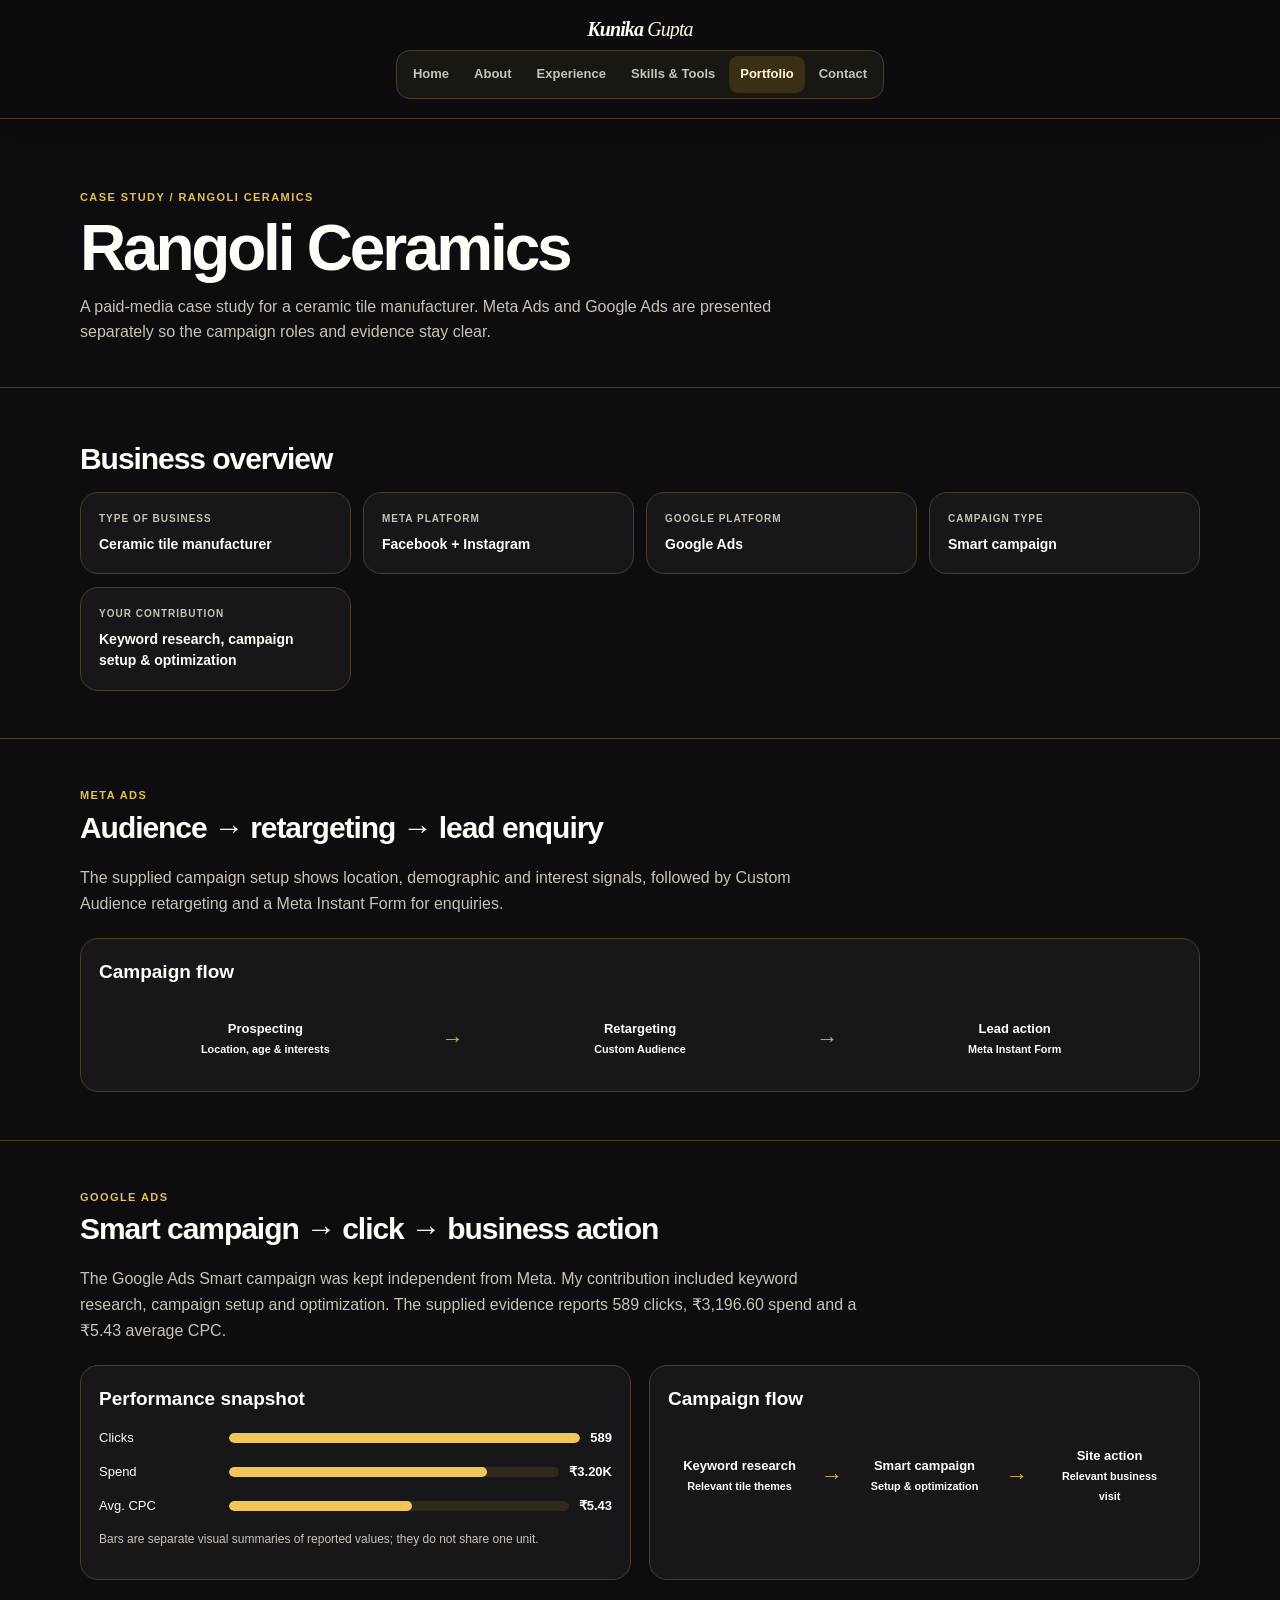
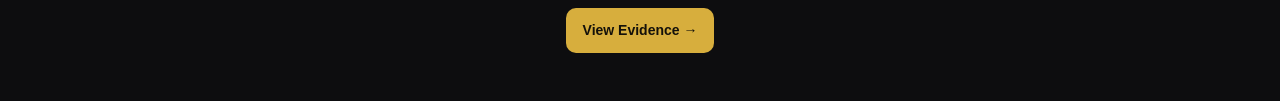
<file: rangoli-ceramics.html>
<!doctype html>
<html lang="en">
<head>
<meta charset="utf-8">
<meta name="viewport" content="width=device-width,initial-scale=1">
<title>Rangoli Ceramics Case Study | Kunika Gupta</title>
<meta name="description" content="Rangoli Ceramics paid media case study covering Meta Ads, a Google Ads Smart campaign, campaign strategy and documented performance evidence.">
<meta name="robots" content="index, follow">
<meta property="og:title" content="Rangoli Ceramics Case Study | Kunika Gupta">
<meta property="og:description" content="A documented Meta Ads and Google Ads Smart campaign case study for Rangoli Ceramics.">
<link rel="stylesheet" href="case-pages.css">
<link rel="stylesheet" href="navigation.css">
<link rel="stylesheet" href="interactions.css">
  <link rel="stylesheet" href="dark-theme.css?v=5">
<style>:root{--ink:#122033;--muted:#667085;--line:#e6e9ef;--paper:#fbfbfa;--blue:#2563eb;--navy:#0b172a;--soft:#f5f7fb}*{box-sizing:border-box}html{scroll-behavior:smooth}body{margin:0;background:var(--paper);color:var(--ink);font:16px/1.55 Inter,Arial,sans-serif}a{text-decoration:none;color:inherit}.wrap{width:min(1120px,calc(100% - 48px));margin:auto}.nav{background:#fff;border-bottom:1px solid var(--line)}.navin{min-height:68px;display:flex;align-items:center;justify-content:space-between;gap:20px}.brand{font-weight:850;letter-spacing:.04em}.back{color:var(--blue);font-weight:800;font-size:14px}.hero{padding:70px 0 42px}.kicker{font-size:11px;letter-spacing:.13em;text-transform:uppercase;font-weight:850;color:var(--blue)}h1{font-size:clamp(38px,6vw,64px);line-height:1.02;letter-spacing:-.05em;margin:10px 0 14px}h2{font-size:30px;letter-spacing:-.035em;margin:0 0 10px}h3{margin:0 0 8px;font-size:19px}.lead,.copy{color:var(--muted);max-width:760px;margin:0}.section{padding:48px 0;border-top:1px solid var(--line)}.facts{display:grid;grid-template-columns:repeat(4,1fr);gap:12px}.fact,.panel{background:#fff;border:1px solid var(--line);border-radius:18px;padding:18px}.fact small{display:block;color:var(--muted);font-size:10px;text-transform:uppercase;letter-spacing:.1em;font-weight:850}.fact b{display:block;margin-top:7px;font-size:14px}.two{display:grid;grid-template-columns:1fr 1fr;gap:18px;margin-top:22px}.flow{display:grid;grid-template-columns:1fr auto 1fr auto 1fr;gap:10px;align-items:center;margin-top:18px}.step{background:var(--soft);border-radius:14px;padding:14px;font-weight:800;font-size:13px;text-align:center}.arrow{color:var(--blue);font-size:22px}.barrow{display:grid;grid-template-columns:120px 1fr auto;gap:10px;align-items:center;margin:14px 0;font-size:13px}.track{height:10px;background:#e8edf5;border-radius:99px;overflow:hidden}.fill{height:100%;background:var(--blue);border-radius:99px}.fill.green{background:#12b76a}.pie-wrap{display:flex;align-items:center;gap:22px;margin-top:18px}.pie{width:150px;aspect-ratio:1;border-radius:50%;background:conic-gradient(var(--blue) 0 25%,#12b76a 25% 50%,#7f56d9 50% 75%,#f79009 75%)}.legend{display:grid;gap:7px;color:var(--muted);font-size:13px}.legend span::before{content:'●';margin-right:8px;color:var(--blue)}.legend span:nth-child(2)::before{color:#12b76a}.legend span:nth-child(3)::before{color:#7f56d9}.legend span:nth-child(4)::before{color:#f79009}.note{color:var(--muted);font-size:12px}.evidence{display:flex;justify-content:center;padding-top:28px}.evidence a{padding:12px 17px;border-radius:10px;background:var(--navy);color:#fff;font-weight:800;font-size:14px}@media(max-width:760px){.facts,.two{grid-template-columns:1fr 1fr}.flow{grid-template-columns:1fr}.arrow{transform:rotate(90deg);text-align:center}.pie-wrap{align-items:flex-start;flex-direction:column}}@media(max-width:520px){.wrap{width:min(100% - 32px,1120px)}.facts,.two{grid-template-columns:1fr}}</style>
</head>
<body class="rangoli-page">
<script src="content-structure.js"></script>
<script src="interactions.js"></script>
<header class="nav full-nav">
<div class="wrap navin">
<a class="brand" href="/"><span class="brand-mark">KG</span><span class="brand-name"><strong>Kunika</strong> Gupta</span></a>
<nav class="navlinks" aria-label="Main navigation"><a href="/">Home</a><a href="about.html">About</a><a href="/#experience">Experience</a><a href="/#skills">Skills &amp; Tools</a><a class="active" href="clients.html">Portfolio</a><a href="/#contact">Contact</a></nav>
</div>
</header>
<main>
<section class="hero">
<div class="wrap">
<div class="kicker">Case study / Rangoli Ceramics</div>
<h1>Rangoli Ceramics</h1>
<p class="lead">A paid-media case study for a ceramic tile manufacturer. Meta Ads and Google Ads are presented separately so the campaign roles and evidence stay clear.</p>
</div>
</section>
<section class="section">
<div class="wrap">
<h2>Business overview</h2>
<div class="facts">
<div class="fact">
<small>Type of business</small>
<b>Ceramic tile manufacturer</b>
</div>
<div class="fact">
<small>Meta platform</small>
<b>Facebook + Instagram</b>
</div>
<div class="fact">
<small>Google platform</small>
<b>Google Ads</b>
</div>
<div class="fact">
<small>Campaign type</small>
<b>Smart campaign</b>
</div>
<div class="fact">
<small>Your contribution</small>
<b>Keyword research, campaign setup & optimization</b>
</div>
</div>
</div>
</section>
<section class="section">
<div class="wrap">
<div class="kicker">Meta Ads</div>
<h2>Audience → retargeting → lead enquiry</h2>
<p class="copy">The supplied campaign setup shows location, demographic and interest signals, followed by Custom Audience retargeting and a Meta Instant Form for enquiries.</p>
<div class="two">
<div class="panel">
<h3>Campaign flow</h3>
<div class="flow">
<div class="step">Prospecting<br>
<small>Location, age & interests</small>
</div>
<div class="arrow">→</div>
<div class="step">Retargeting<br>
<small>Custom Audience</small>
</div>
<div class="arrow">→</div>
<div class="step">Lead action<br>
<small>Meta Instant Form</small>
</div>
</div>
</div>
<div class="panel">
<h3>Audience-signal map</h3>
<div class="pie-wrap">
<div class="pie" aria-label="Four audience strategy components">
</div>
<div class="legend">
<span>Location</span>
<span>Demographics</span>
<span>Interest themes</span>
<span>Retargeting</span>
</div>
</div>
<p class="note">Diagram shows the components documented in the setup, not audience-size percentages.</p>
</div>
</div>
</div>
</section>
<section class="section">
<div class="wrap">
<div class="kicker">Google Ads</div>
<h2>Smart campaign → click → business action</h2>
<p class="copy">The Google Ads Smart campaign was kept independent from Meta. My contribution included keyword research, campaign setup and optimization. The supplied evidence reports 589 clicks, ₹3,196.60 spend and a ₹5.43 average CPC.</p>
<div class="two">
<div class="panel">
<h3>Performance snapshot</h3>
<div class="barrow">
<span>Clicks</span>
<div class="track">
<div class="fill green" style="width:100%">
</div>
</div>
<b>589</b>
</div>
<div class="barrow">
<span>Spend</span>
<div class="track">
<div class="fill green" style="width:78%">
</div>
</div>
<b>₹3.20K</b>
</div>
<div class="barrow">
<span>Avg. CPC</span>
<div class="track">
<div class="fill green" style="width:54%">
</div>
</div>
<b>₹5.43</b>
</div>
<p class="note">Bars are separate visual summaries of reported values; they do not share one unit.</p>
</div>
<div class="panel">
<h3>Campaign flow</h3>
<div class="flow">
<div class="step">Keyword research<br>
<small>Relevant tile themes</small>
</div>
<div class="arrow">→</div>
<div class="step">Smart campaign<br>
<small>Setup & optimization</small>
</div>
<div class="arrow">→</div>
<div class="step">Site action<br>
<small>Relevant business visit</small>
</div>
</div>
</div>
</div>
<div class="evidence">
<a href="rangoli-evidence.html">View Evidence →</a>
</div>
</div>
</section>
</main>
<script>const strategyPanel=document.querySelector('.panel:has(.pie)');if(strategyPanel)strategyPanel.remove();document.querySelectorAll('.two').forEach(grid=>{if(grid.children.length===1)grid.style.gridTemplateColumns='1fr'});</script>
</body>
</html>
</file>
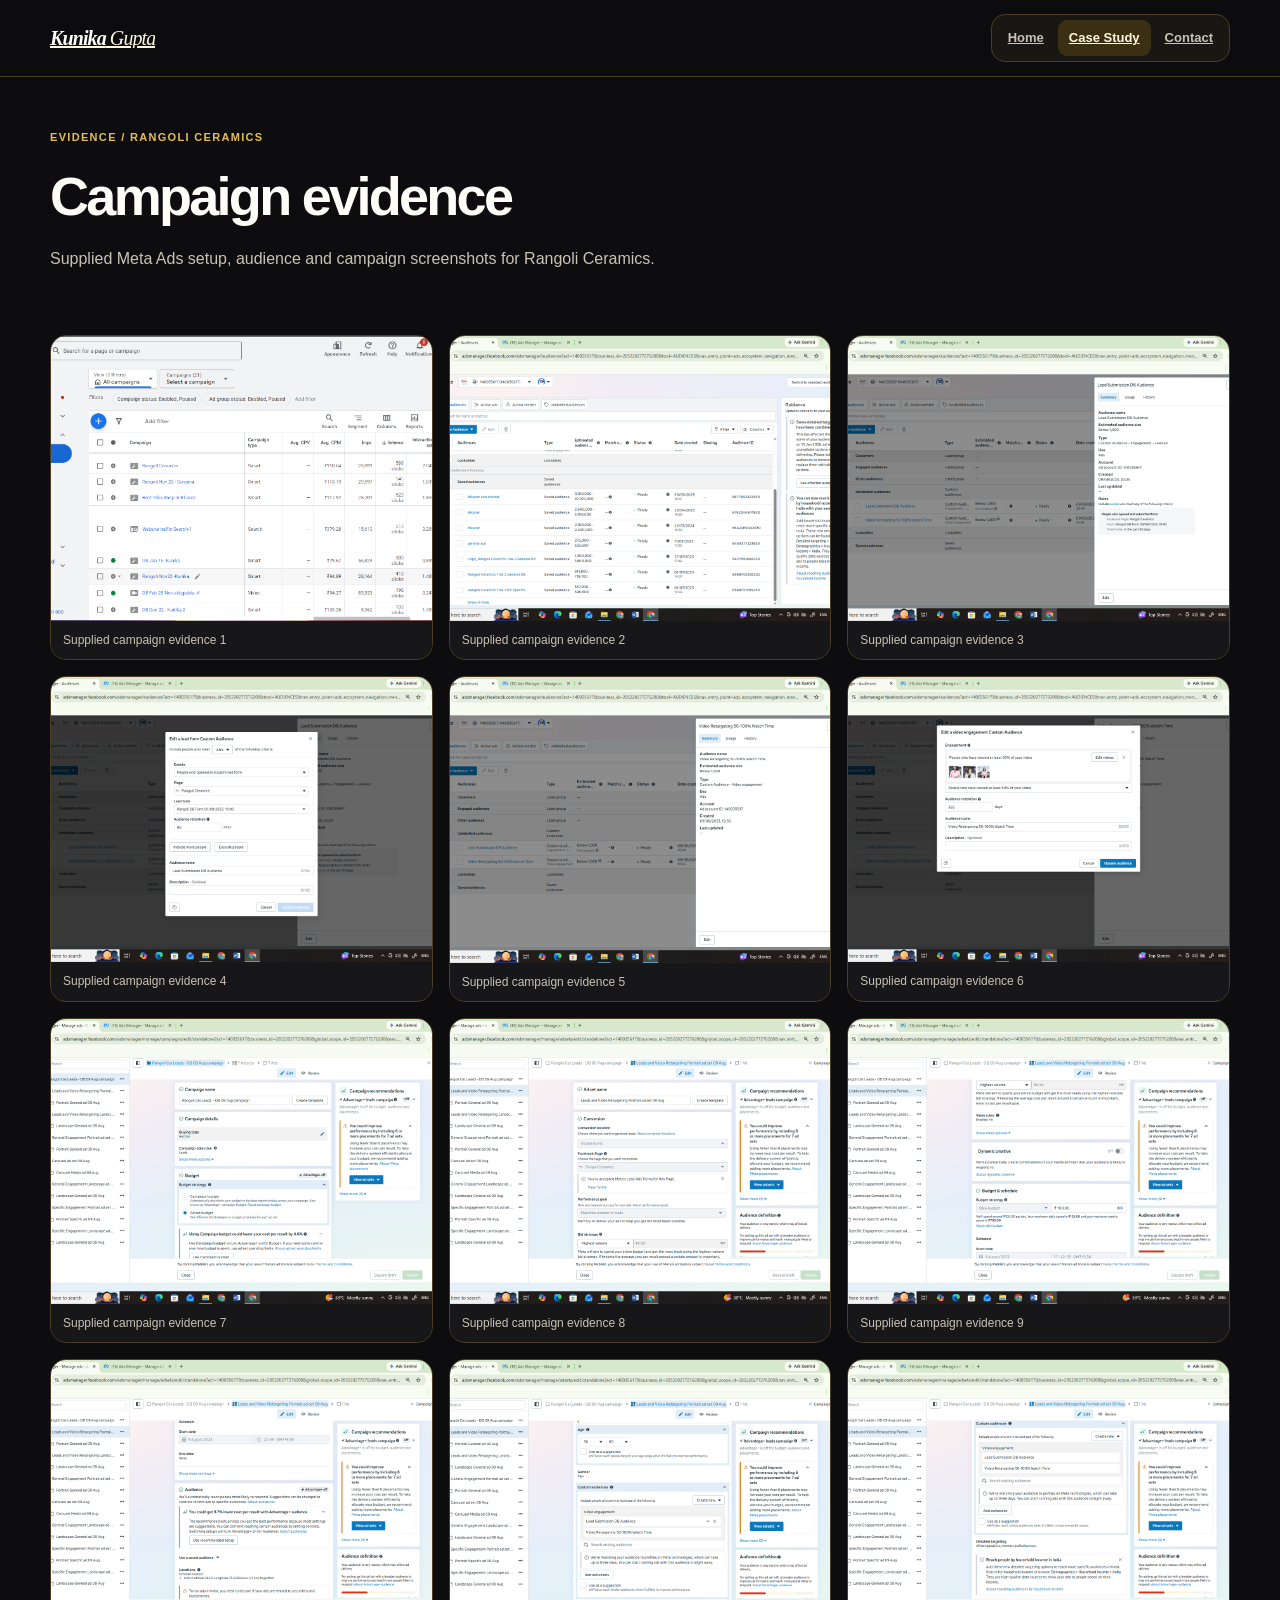
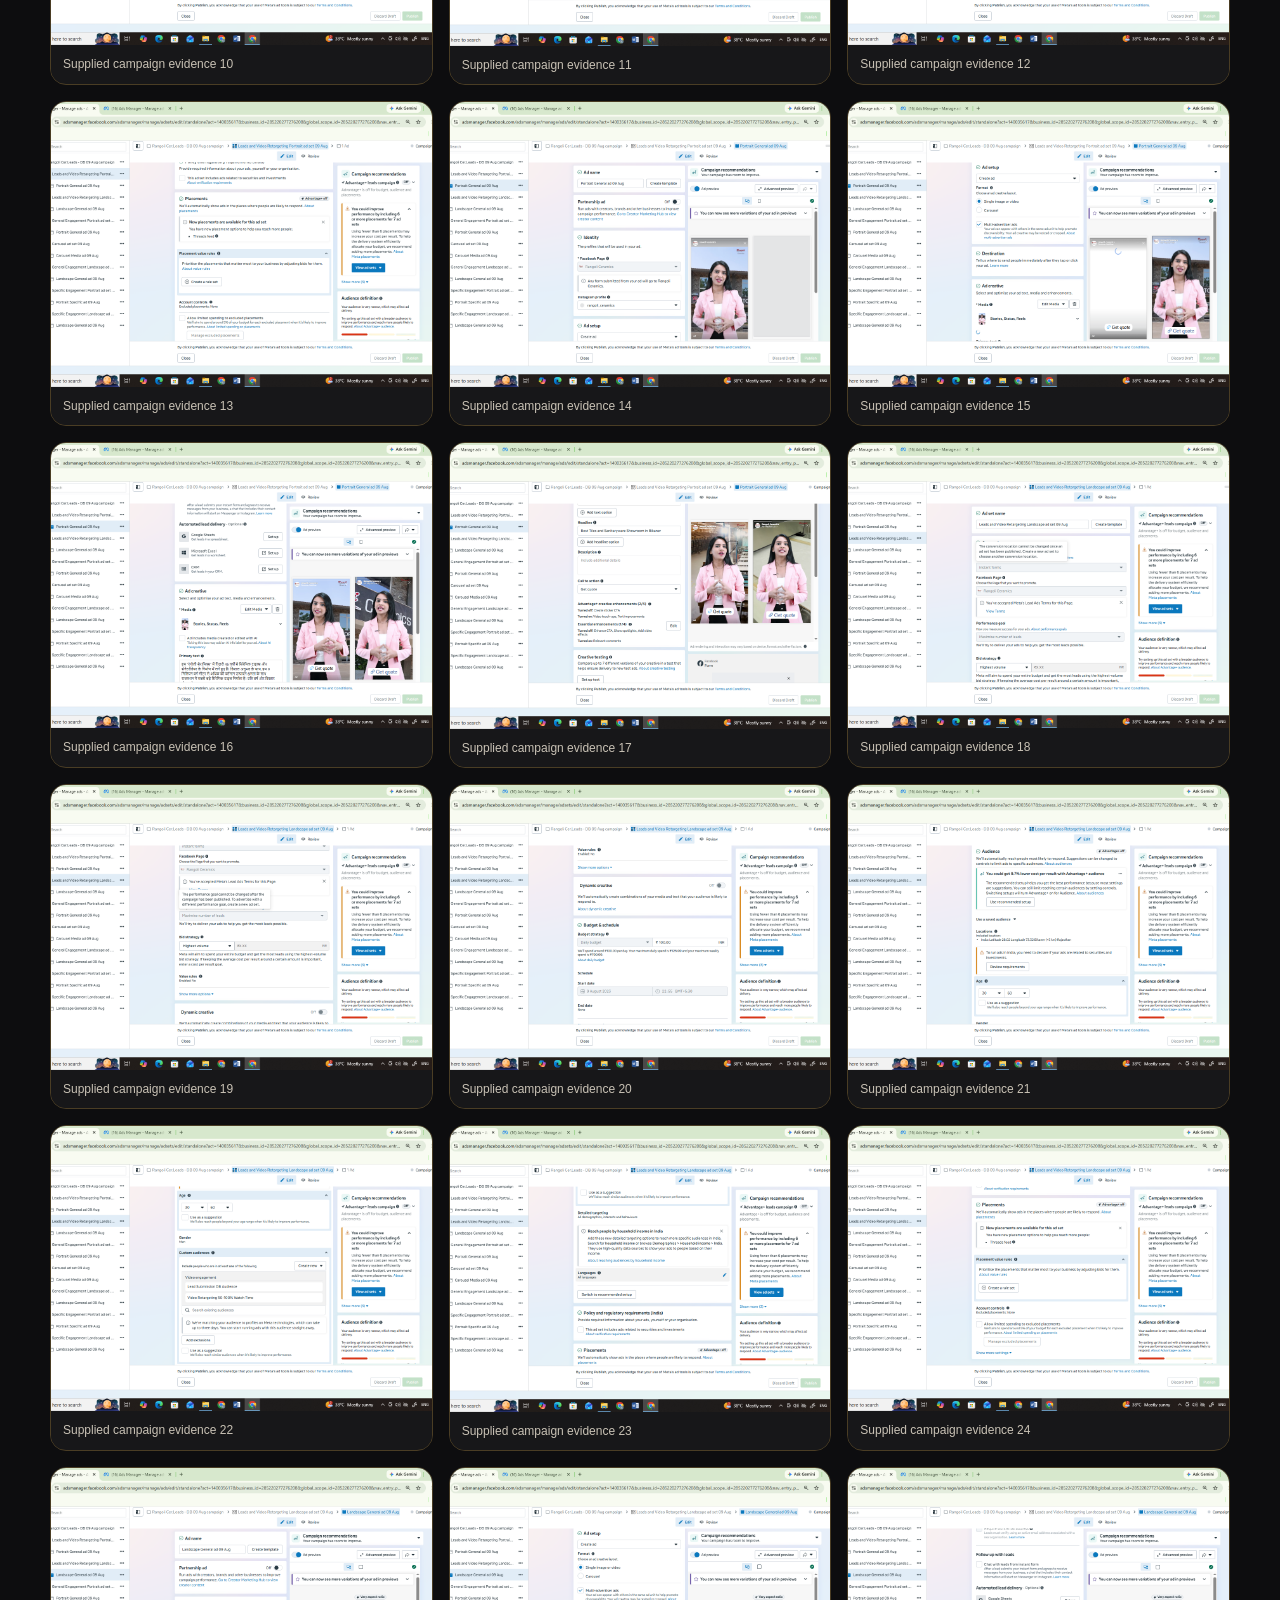
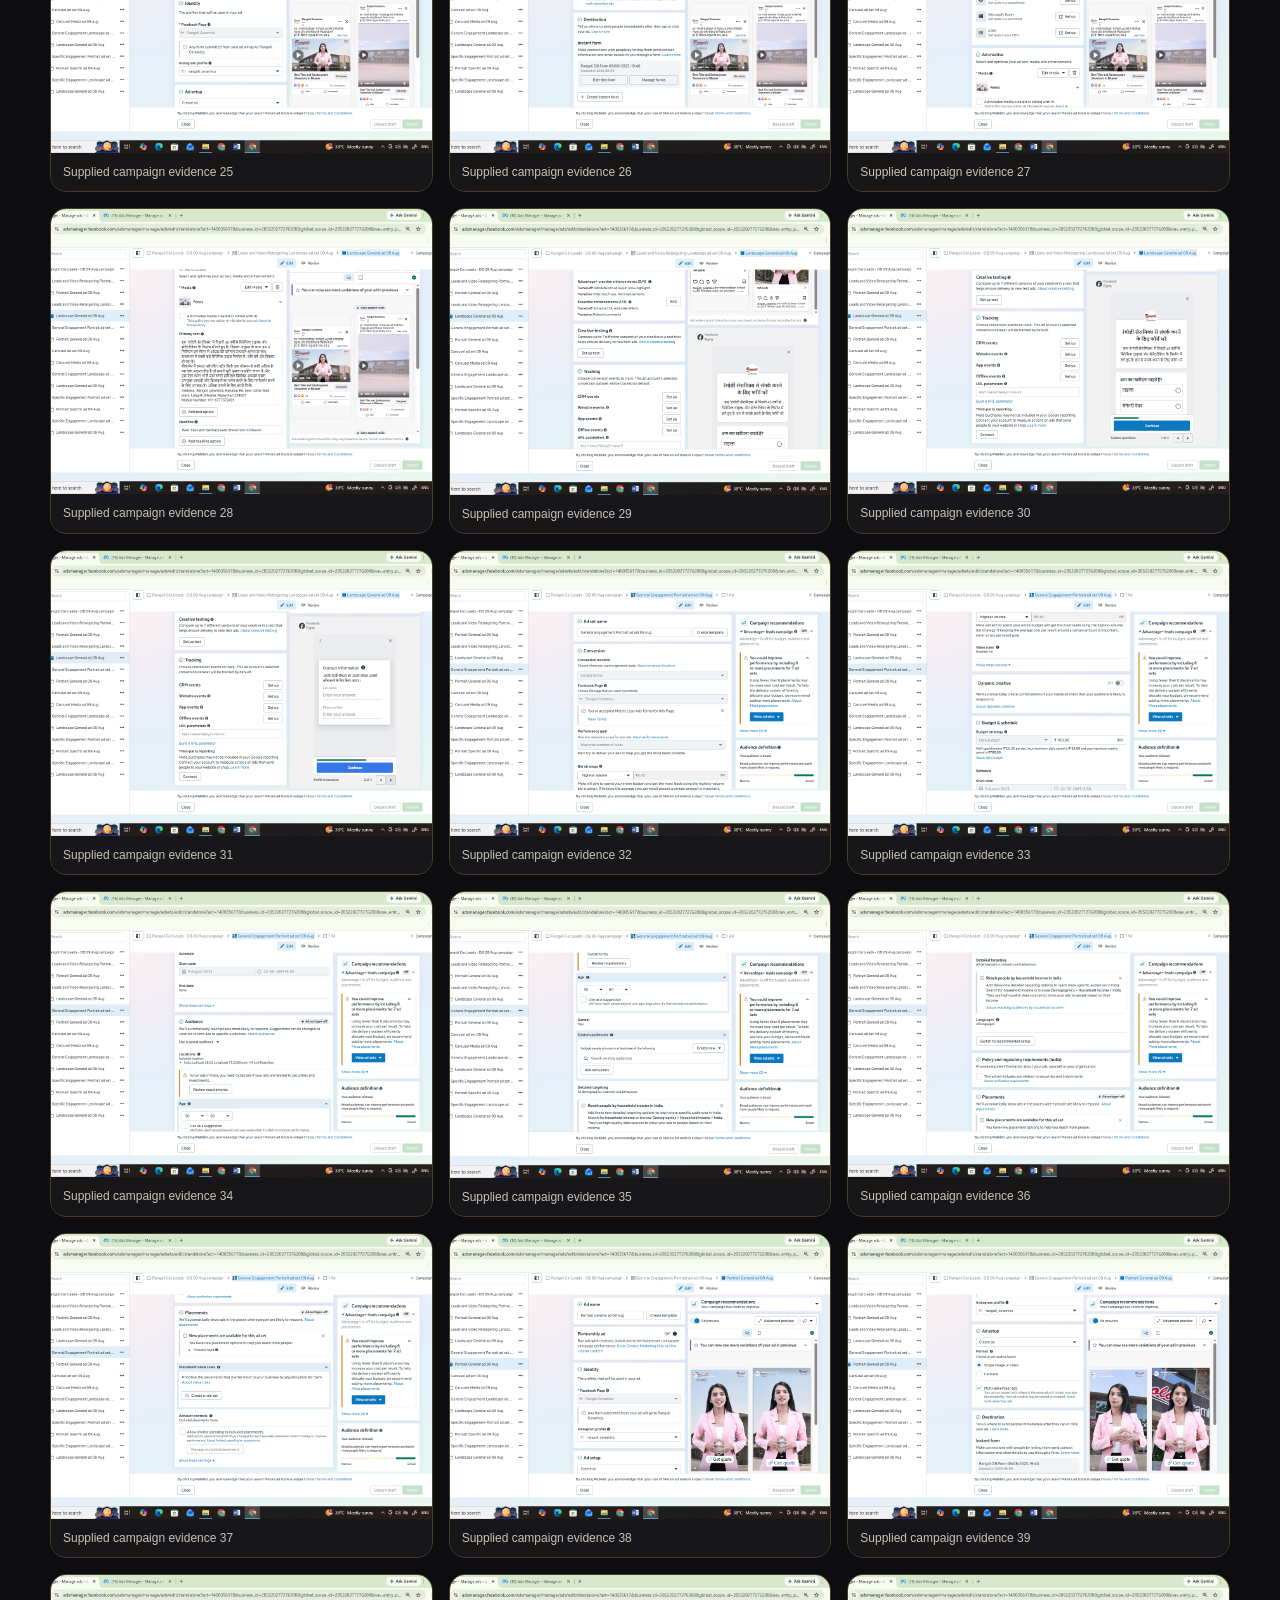
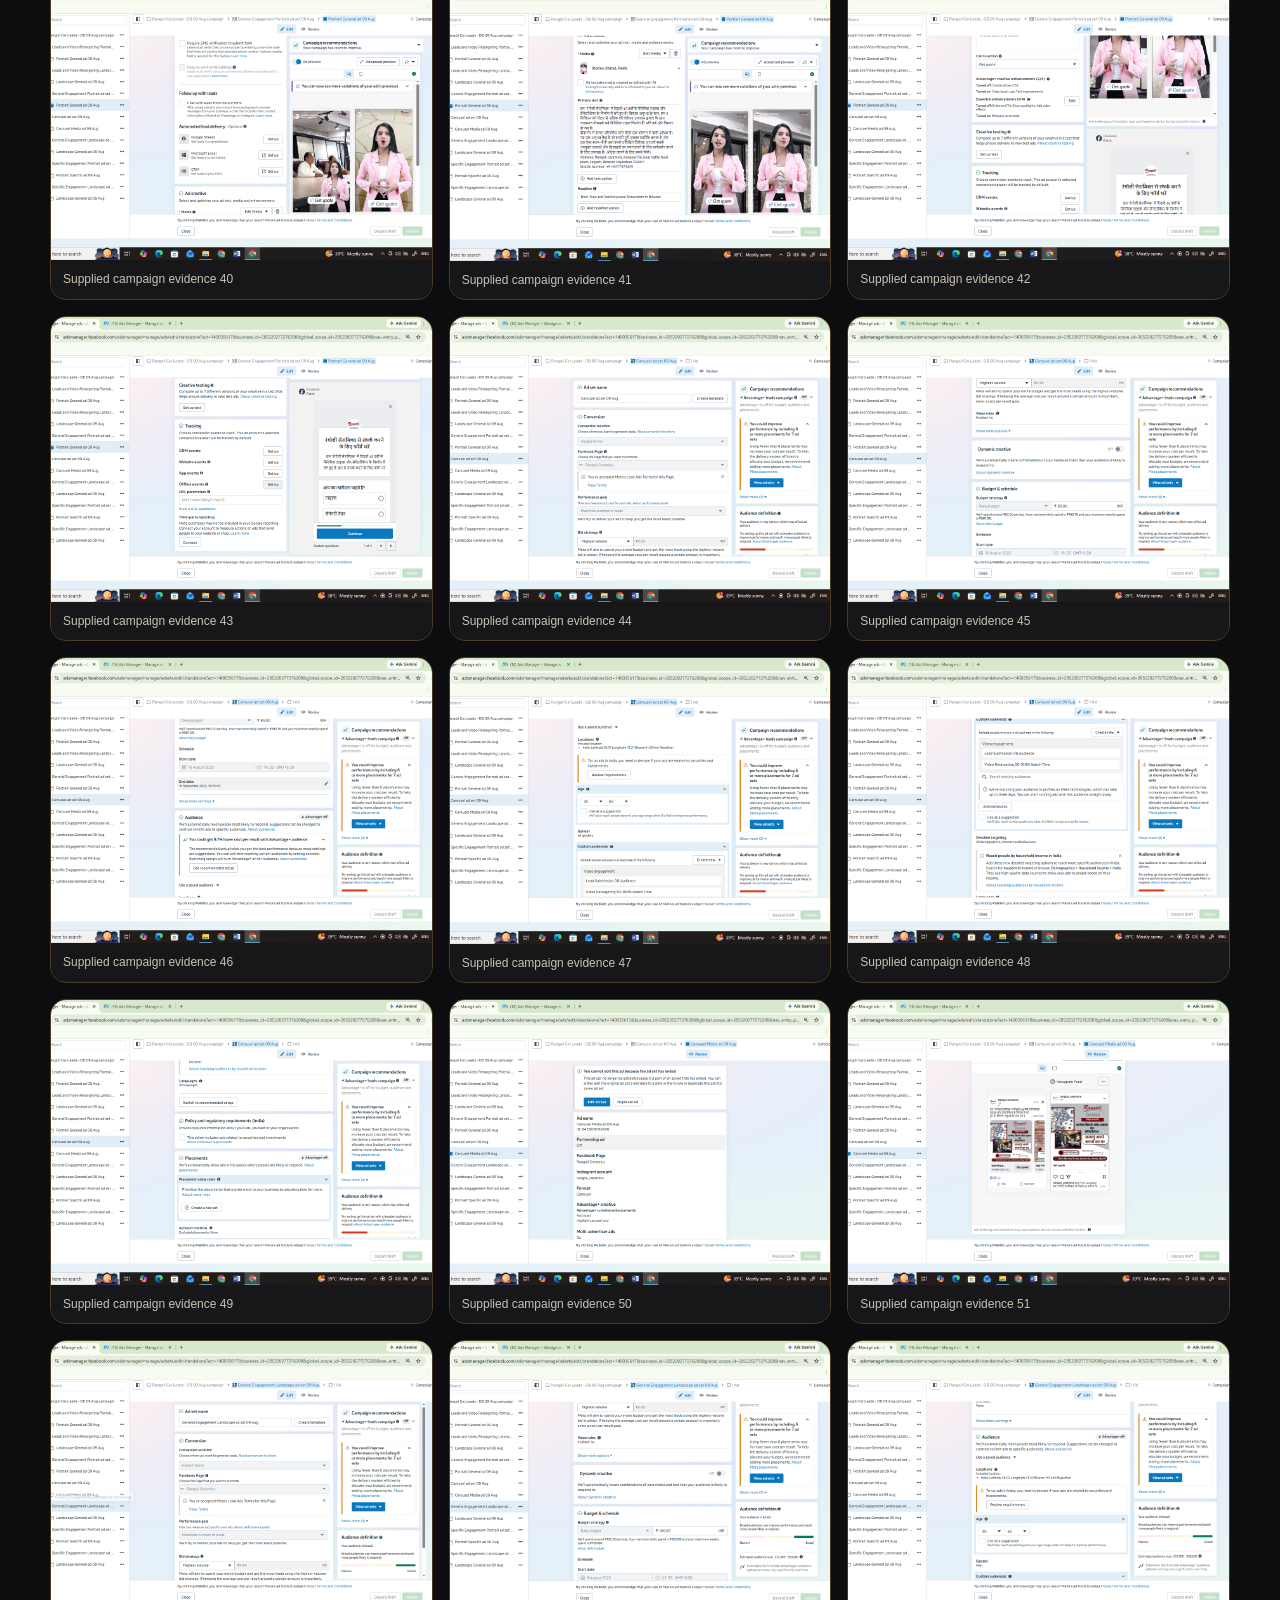
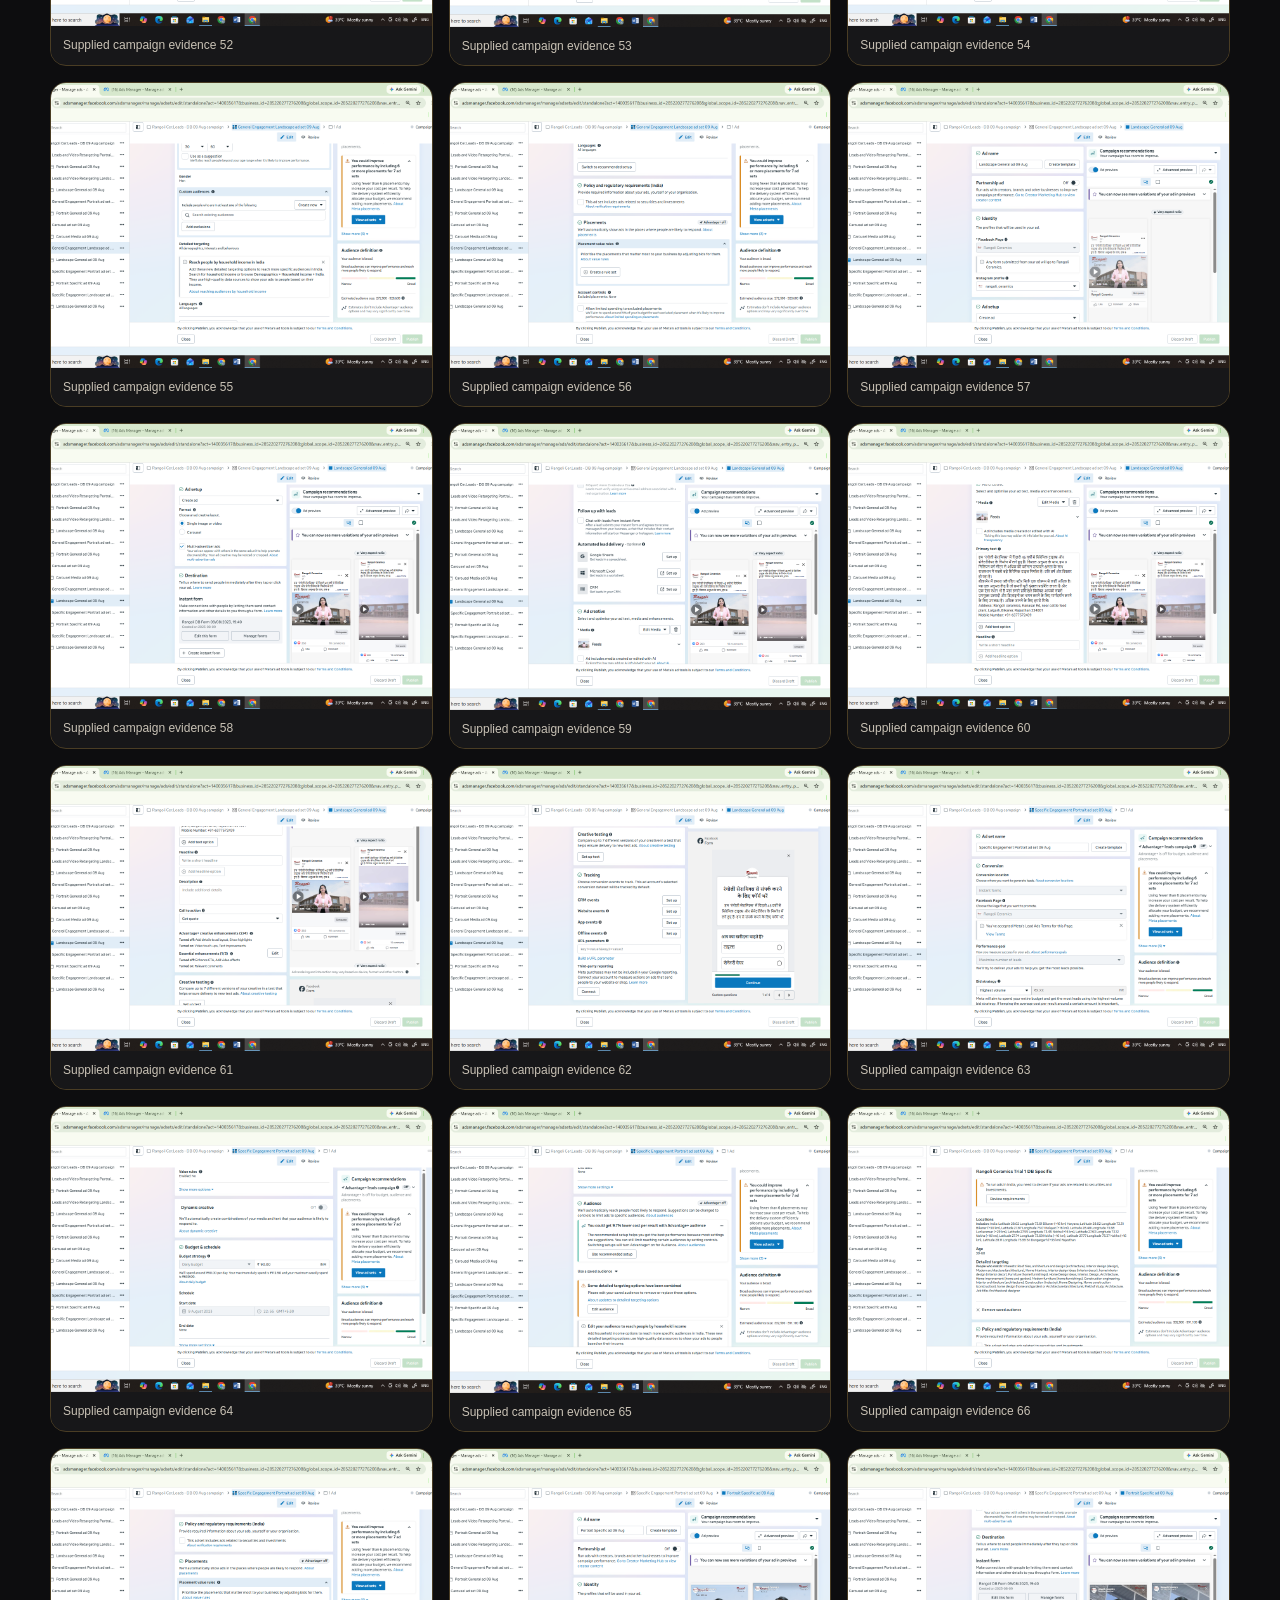
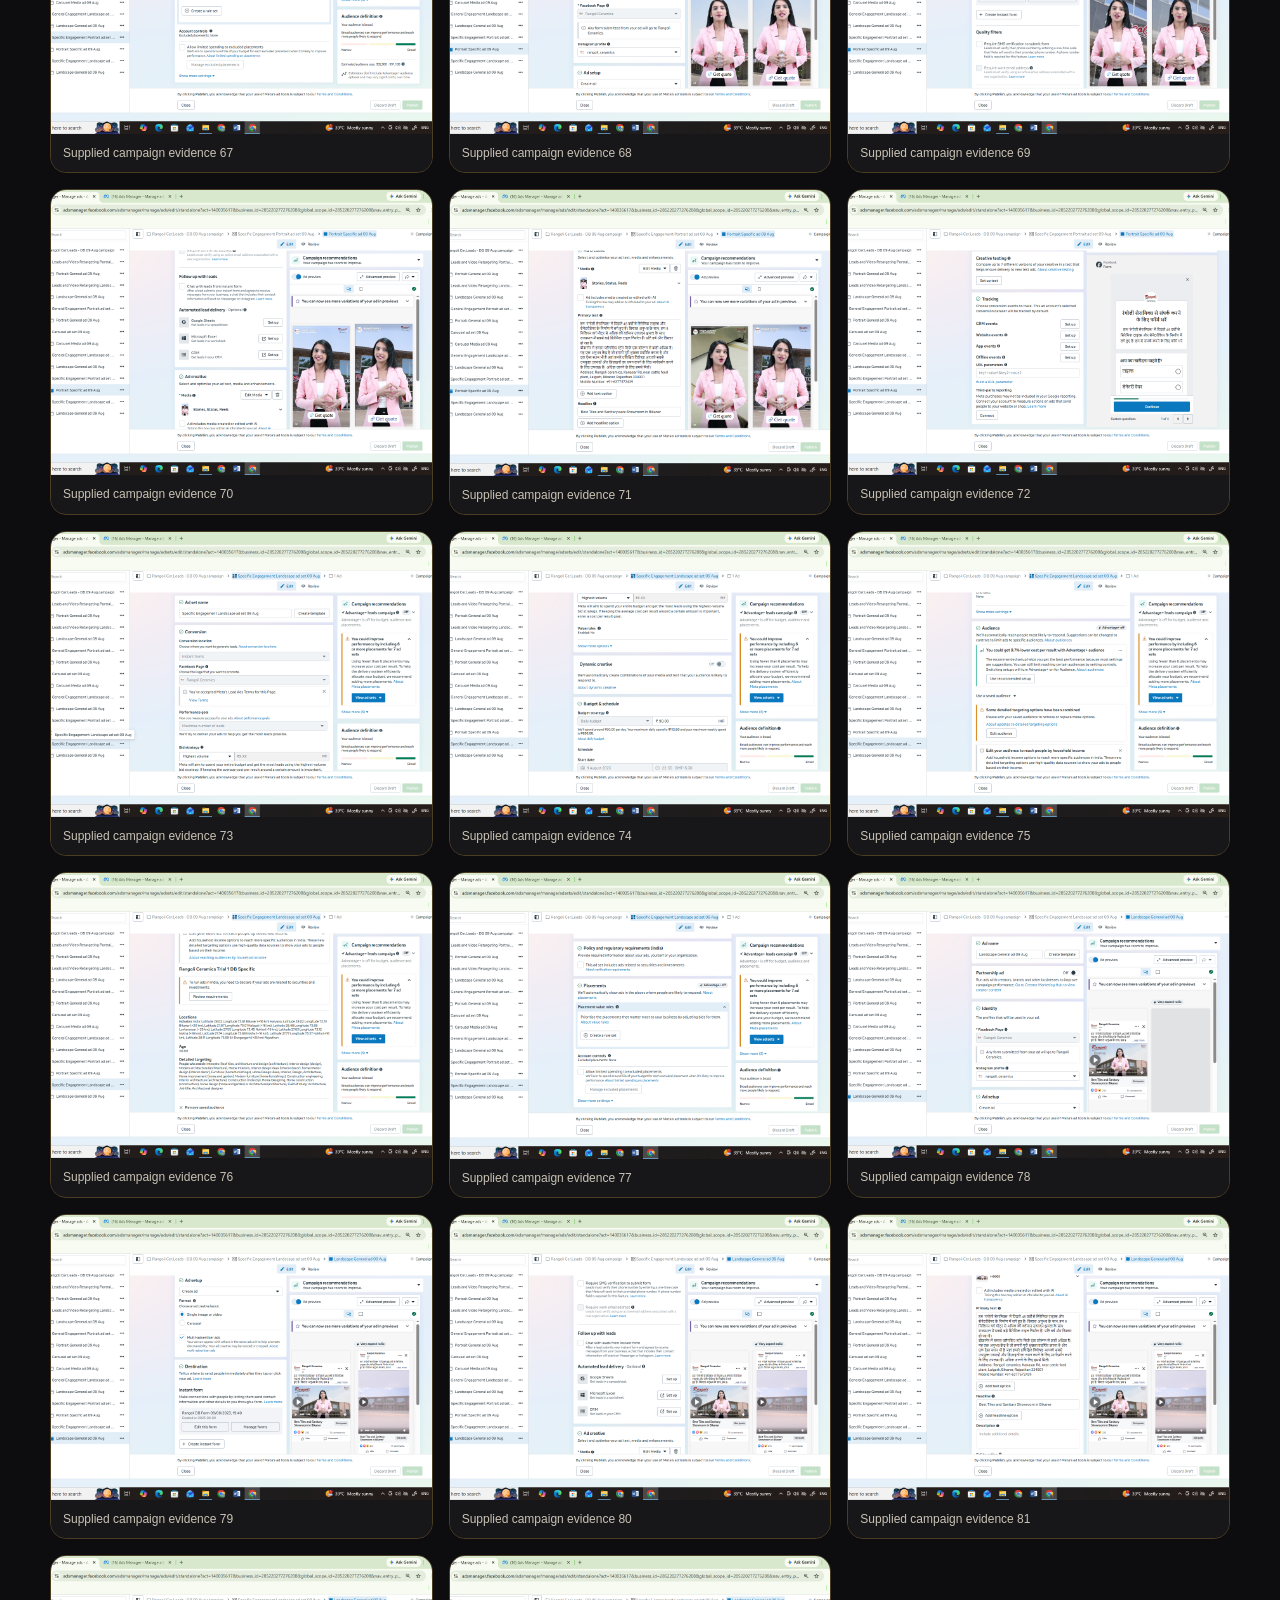
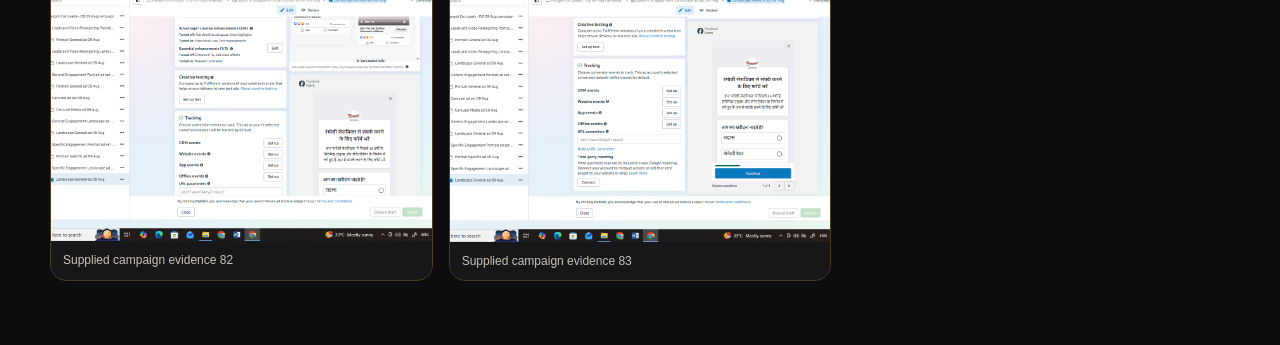
<file: rangoli-evidence.html>
<!doctype html>
<html lang="en">
<head>
<meta charset="utf-8">
<meta name="viewport" content="width=device-width,initial-scale=1">
<title>Rangoli Ceramics Evidence | Kunika Gupta</title>
<meta name="description" content="Campaign evidence and supplied screenshots for the Rangoli Ceramics paid media case study by Kunika Gupta.">
<meta name="robots" content="index, follow">
<link rel="stylesheet" href="case-pages.css">
<link rel="stylesheet" href="navigation.css">
<link rel="stylesheet" href="interactions.css">
  <link rel="stylesheet" href="dark-theme.css?v=5">
<style>:root{--ink:#122033;--muted:#667085;--line:#e6e9ef;--paper:#fbfbfa;--blue:#2563eb;--navy:#0b172a}*{box-sizing:border-box}body{margin:0;background:var(--paper);color:var(--ink);font:16px/1.5 Inter,Arial,sans-serif}.wrap{width:min(1180px,calc(100% - 48px));margin:auto}.nav{background:#fff;border-bottom:1px solid var(--line)}.navin{min-height:68px;display:flex;align-items:center;justify-content:space-between}.brand{font-weight:850;letter-spacing:.04em}.back{color:var(--blue);font-weight:800;font-size:14px;text-decoration:none}.hero{padding:52px 0 30px}.kicker{font-size:11px;text-transform:uppercase;letter-spacing:.12em;font-weight:850;color:var(--blue)}h1{font-size:clamp(34px,5vw,54px);letter-spacing:-.05em;margin:10px 0}p{margin:0;color:var(--muted)}.grid{display:grid;grid-template-columns:repeat(3,minmax(0,1fr));gap:16px;padding:34px 0 64px}.item{margin:0;background:#fff;border:1px solid var(--line);border-radius:16px;overflow:hidden}.item img{display:block;width:100%;aspect-ratio:4/3;object-fit:cover}.item figcaption{padding:10px 12px;color:var(--muted);font-size:12px}@media(max-width:800px){.grid{grid-template-columns:repeat(2,1fr)}}@media(max-width:520px){.wrap{width:min(100% - 32px,1180px)}.grid{grid-template-columns:1fr}}</style>
</head>
<body>
<script src="interactions.js"></script>
<header class="nav">
<div class="wrap navin">
<a class="brand" href="/"><span class="brand-mark">KG</span><span class="brand-name"><strong>Kunika</strong> Gupta</span></a>
<nav class="navlinks" aria-label="Evidence navigation"><a href="/">Home</a><a class="active" href="rangoli-ceramics.html">Case Study</a><a href="/#contact">Contact</a></nav>
</div>
</header>
<main>
<section class="hero">
<div class="wrap">
<div class="kicker">Evidence / Rangoli Ceramics</div>
<h1>Campaign evidence</h1>
<p>Supplied Meta Ads setup, audience and campaign screenshots for Rangoli Ceramics.</p>
</div>
</section>
<div class="wrap">
<div class="grid" id="evidenceGrid">
</div>
</div>
</main><script>const base='assets/evidence/';const files=['Rangoli Ceramic.png','Rangoli Ceramics Saved Audience.png','Rangoli Ceramics Custom Audience 1.png','Rangoli Ceramics Custom Audience 1 setup.png','Rangoli Ceramics Custom Audience 2.png','Rangoli Ceramics Custom Audience 2 setup.png'];for(let i=1;i<=77;i++)files.push('Rangoli Ceramics  Camaping Setup  '+i+'.png');document.getElementById('evidenceGrid').innerHTML=files.map((file,index)=>'<figure class="item"><img loading="lazy" src="'+base+file+'" alt="Rangoli Ceramics evidence '+(index+1)+'"><figcaption>Supplied campaign evidence '+(index+1)+'</figcaption></figure>').join('');const modal=document.createElement('div');modal.className='evidence-modal';modal.innerHTML='<div class="evidence-dialog"><button class="evidence-close" aria-label="Close evidence">×</button><img alt="Expanded Rangoli Ceramics evidence"><p>Supplied campaign evidence</p></div>';document.body.appendChild(modal);const image=modal.querySelector('img');const close=()=>modal.classList.remove('open');document.querySelectorAll('.item img').forEach(img=>img.addEventListener('click',()=>{image.src=img.src;image.alt=img.alt;modal.classList.add('open')}));modal.querySelector('button').addEventListener('click',close);modal.addEventListener('click',e=>{if(e.target===modal)close()});document.addEventListener('keydown',e=>{if(e.key==='Escape')close()});</script></body>
</html>
</file>
<file: navigation.css>
/* Shared navigation system for the portfolio and its detail pages. */
.nav{
  position:sticky!important;
  top:0;
  z-index:50;
  background:rgba(251,251,250,.9)!important;
  backdrop-filter:blur(16px);
  border-bottom:1px solid rgba(230,233,239,.9)!important;
  box-shadow:0 5px 24px rgba(16,24,40,.035);
}
.navin{min-height:76px!important;display:flex;align-items:center;justify-content:space-between;gap:24px}
.brand{display:inline-flex!important;align-items:center;gap:10px;font-family:Georgia,"Times New Roman",serif!important;font-weight:400!important;letter-spacing:0!important;text-transform:none!important;color:var(--navy,#0b172a)!important;line-height:1;transition:transform .18s ease}
.brand:hover{transform:translateY(-1px)}
.brand-mark{display:none}
.brand-name{font-size:20px;font-style:italic;letter-spacing:-.045em;white-space:nowrap}
.brand-name strong{font-weight:800}
.navlinks{display:flex!important;align-items:center;gap:3px!important;padding:5px;border:1px solid var(--line,#e6e9ef);border-radius:14px;background:#fff;color:var(--muted,#667085);font-size:13px!important}
.navlinks a{padding:8px 11px!important;border:0!important;border-radius:9px!important;color:inherit!important;font-weight:750!important;transition:background .18s ease,color .18s ease,transform .18s ease}
.navlinks a:hover,.navlinks a.active{background:var(--blue2,#dbeafe)!important;color:var(--blue,#2563eb)!important;transform:none}
.nav.full-nav .navin{min-height:118px!important;flex-direction:column;align-items:center;justify-content:center;gap:11px;padding:13px 0}
.nav.full-nav .brand{justify-content:center}
.nav.full-nav .navlinks{justify-content:center}
.section-head,.coverage-head{display:block!important}
.section-head .lead,.coverage-head .lead,.section-description{max-width:780px!important;margin:14px 0 0!important;color:var(--muted,#667085);font-size:16px;line-height:1.6;font-weight:500;letter-spacing:0}
.hero-more{display:inline-flex;align-items:center;gap:7px;margin:2px 0 24px;color:var(--blue,#2563eb);font-size:14px;font-weight:800}.hero-more:hover{text-decoration:underline;text-underline-offset:4px}
.portrait-frame{justify-self:center!important;margin-inline:auto}
@media(max-width:900px){.portrait-frame{justify-self:center!important;margin-inline:auto}}
@media(max-width:560px){
  .navin{min-height:64px!important;padding:9px 0!important;align-items:center!important;gap:12px}
  .nav.full-nav .navin{min-height:auto!important;gap:9px;padding:10px 0 12px!important}
  .brand-name{font-size:18px}
  .navlinks{width:100%;max-width:none;overflow:visible;flex-wrap:wrap!important;justify-content:center!important;scrollbar-width:auto}
  .navlinks a{white-space:nowrap;padding:7px 9px!important;font-size:12px}
  main .hero h1,main .hero h2,main .section > .wrap > h2,.section-head h2,.coverage-head h2,.case-wrap>h2,.case-sub>h3{text-align:center}
  main .hero p,.section-head .lead,.coverage-head .lead,.section-description,.section > .wrap > .copy,.section > .wrap > .section-intro,.case-intro,.case-sub>p{text-align:center;margin-left:auto!important;margin-right:auto!important}
}
</file>
<file: interactions.css>
/* Original, accessible motion system for the portfolio. */
:root{--motion-ease:cubic-bezier(.22,1,.36,1)}
.page-loader{position:fixed;z-index:1000;inset:0;display:grid;place-content:center;gap:15px;min-height:100dvh;padding:24px;background:#0d0d0f;color:#fffdf7;text-align:center;transition:opacity .48s ease,visibility .48s ease}.page-loader.is-hidden{opacity:0;visibility:hidden;pointer-events:none}.page-loader-mark{font:700 clamp(36px,7vw,68px)/.92 Georgia,"Times New Roman",serif;letter-spacing:-.07em}.page-loader-mark span{font-style:italic;color:#f1c657}.page-loader-line{width:min(220px,62vw);height:2px;margin:auto;overflow:hidden;border-radius:999px;background:rgba(255,255,255,.16)}.page-loader-line i{display:block;width:42%;height:100%;border-radius:inherit;background:linear-gradient(90deg,transparent,#fff2bd,#d7ae3d,transparent);animation:loader-sweep 1.15s ease-in-out infinite}.page-loader p{margin:0;color:#c9c2b5;font:700 10px/1.2 Inter,ui-sans-serif,system-ui,sans-serif;letter-spacing:.19em;text-transform:uppercase}@keyframes loader-sweep{from{transform:translateX(-110%)}to{transform:translateX(350%)}}
html{scroll-padding-top:138px}
.scroll-progress{position:fixed;z-index:100;top:0;left:0;width:100%;height:3px;background:transparent;pointer-events:none}.scroll-progress span{display:block;width:0;height:100%;background:linear-gradient(90deg,#2563eb,#7f56d9);transition:width .08s linear}
.motion-ready .motion-reveal{opacity:0;transform:translateY(28px);transition:opacity .65s var(--motion-ease),transform .65s var(--motion-ease)}
.motion-ready .motion-reveal.slide-left{transform:translateX(-32px)}
.motion-ready .motion-reveal.slide-right{transform:translateX(32px)}
.motion-ready .motion-reveal.is-visible{opacity:1;transform:translate(0)}
.motion-ready .motion-reveal:nth-child(2){transition-delay:.07s}.motion-ready .motion-reveal:nth-child(3){transition-delay:.14s}.motion-ready .motion-reveal:nth-child(4){transition-delay:.21s}
.motion-ready .hero .motion-reveal{transition-duration:.78s}
.interactive-card,.card,.coverage-card,.case-study-card,.case-panel,.toolcard,.skill,.project,.fact,.contact-link{will-change:transform;transition:transform .22s var(--motion-ease),box-shadow .22s var(--motion-ease)}
@media(hover:hover){.interactive-card:hover,.card:hover,.coverage-card:hover,.case-study-card:hover,.case-panel:hover,.toolcard:hover,.skill:hover,.project:hover,.fact:hover{transform:translateY(-5px);box-shadow:0 16px 34px rgba(16,24,40,.09)}}
a,button{touch-action:manipulation;-webkit-tap-highlight-color:transparent}.touch-feedback{position:relative;overflow:hidden;isolation:isolate}.touch-ripple{position:absolute;z-index:-1;border-radius:999px;background:rgba(37,99,235,.16);transform:scale(0);animation:touch-ripple .55s ease-out forwards;pointer-events:none}@keyframes touch-ripple{to{transform:scale(1);opacity:0}}
.nav.scrolled{box-shadow:0 8px 28px rgba(16,24,40,.08)!important}
@media(max-width:560px){html{scroll-padding-top:180px}.motion-ready .motion-reveal.slide-left,.motion-ready .motion-reveal.slide-right{transform:translateY(20px)}.motion-ready .motion-reveal.is-visible{transform:translate(0)}.interactive-card:active,.card:active,.coverage-card:active,.case-study-card:active,.case-panel:active,.toolcard:active,.skill:active,.project:active,.fact:active,.contact-link:active{transform:scale(.985)}}
@media(prefers-reduced-motion:reduce){html{scroll-behavior:auto}.page-loader{transition:none}.page-loader-line i{animation:none;transform:translateX(80%)}.scroll-progress{display:none}.motion-ready .motion-reveal,.motion-ready .motion-reveal.slide-left,.motion-ready .motion-reveal.slide-right{opacity:1;transform:none;transition:none}.touch-ripple{display:none}.interactive-card,.card,.coverage-card,.case-study-card,.case-panel,.toolcard,.skill,.project,.fact,.contact-link{transition:none}}
</file>
<file: dark-theme.css>
/* Shared dark portfolio theme: charcoal surfaces, warm gold accents and white type. */
:root{--ink:#fffdf7!important;--muted:#c9c2b5!important;--line:#4a3d24!important;--paper:#0d0d0f!important;--card:#171719!important;--blue:#d7ae3d!important;--blue2:#34280f!important;--navy:#11100d!important;--soft:#211d15!important;--green:#d7ae3d!important;--purple:#b58b2c!important;--orange:#f5d77b!important}
html,body{background:var(--paper)!important;color:var(--ink)!important}body{color:var(--ink)!important}.nav{background:rgba(13,13,15,.9)!important;border-color:var(--line)!important}.navlinks{background:#181714!important;border-color:var(--line)!important;color:var(--muted)!important}.navlinks a:hover,.navlinks a.active{background:#3b2f13!important;color:#fff7df!important}.brand{color:#fff7df!important}.brand-name strong{color:#f1c657}.scroll-progress span{background:linear-gradient(90deg,#d7ae3d,#fff3c4)!important}.nav.scrolled{box-shadow:0 8px 28px rgba(0,0,0,.48)!important}
h1,h2,h3,h4,b,strong,.hero h1,.section h2{color:var(--ink)!important}.eyebrow,.kicker,.platform,.coverage-type,.skill-no,.mini{color:#e5bf55!important}p,.lead,.copy,.section-intro,.section-description,.smalllead,.note,.case-intro,.case-sub>p,.hero p{color:var(--muted)!important}.hero,.section,.coverage,.tools{background:transparent!important;border-color:var(--line)!important}
.card,.coverage-card,.site-card,.project,.skill,.toolcard,.case-panel,.case-study-card,.fact,.metric,.panel,.contact-link,.item,.exp,.evidence-dialog,.evidence-dialog,.evidence-dialog-head,.evidence-box,.tag,.chip,.step,.historical-note,.coverage-summary,.summary-pill{background:var(--card)!important;border-color:var(--line)!important;color:var(--ink)!important}.exp time,.exp .role{color:#e5bf55!important}.exp p,.exp ul{color:var(--muted)!important}.case-wrap,.career,.footer{background:#12110e!important;color:var(--ink)!important}.case-wrap .case-intro,.career p,.footer{color:var(--muted)!important}.case-wrap .kicker{color:#e5bf55!important}
.btn,.evidence a,.case-detail{background:#d7ae3d!important;color:#14110a!important;border-color:#d7ae3d!important}.btn.light{background:#1a1813!important;color:#fff7df!important;border-color:var(--line)!important}.hero-more,.contact-arrow,.evidence-trigger,.view-screenshot,.coverage-bottom a,.client-card a,.site-card a{color:#f1c657!important}.contact-icon,.toolicon{background:#211d15!important;border-color:var(--line)!important}.toolicon img{width:28px!important;height:28px!important;display:block;object-fit:contain;filter:none!important}.portrait-frame{background:#171719!important;border-color:#755d28!important}.portrait{filter:saturate(.96) contrast(1.02)}
.bartrack,.track{background:#302a1d!important}.barfill,.fill{background:#d7ae3d!important}.barfill.green,.fill.green{background:#f1c657!important}.barfill.purple{background:#b58b2c!important}.donut,.pie{filter:saturate(.78) brightness(.95)}.legend,.legend span{color:var(--muted)!important}.donut:after{background:var(--card)!important}.pie-wrap,.facts,.metric-grid{color:var(--ink)!important}
.evidence-modal{background:rgba(0,0,0,.76)!important}.evidence-close,.modal-close{background:#211d15!important;border-color:var(--line)!important;color:#fff7df!important}.evidence-caption{color:var(--muted)!important}.item figcaption{background:var(--card)!important;color:var(--muted)!important}.touch-ripple{background:rgba(241,198,87,.22)!important}
@media(hover:hover){.interactive-card:hover,.card:hover,.coverage-card:hover,.case-study-card:hover,.case-panel:hover,.toolcard:hover,.skill:hover,.project:hover,.fact:hover{box-shadow:0 16px 34px rgba(0,0,0,.34)!important}}

/* Focused gold glow for portfolio, website, tool and case-study cards. */
#meta-exposure .coverage-card,#web-exposure .coverage-card,#tools .toolcard,.case-study-card{transition:transform .24s cubic-bezier(.22,1,.36,1),border-color .24s ease,box-shadow .24s ease!important}
@media(hover:hover){#meta-exposure .coverage-card:hover,#web-exposure .coverage-card:hover,#tools .toolcard:hover,.case-study-card:hover{transform:translateY(-6px)!important;border-color:rgba(238,198,84,.78)!important;box-shadow:0 0 0 1px rgba(239,199,85,.22),0 18px 38px rgba(0,0,0,.38),0 0 32px rgba(215,174,61,.25)!important}}
#meta-exposure .coverage-card:focus-within,#web-exposure .coverage-card:focus-within,#tools .toolcard:focus-within,.case-study-card:focus-within{border-color:rgba(238,198,84,.78)!important;box-shadow:0 0 0 3px rgba(215,174,61,.18),0 0 30px rgba(215,174,61,.2)!important}

/* About: compact, legible capability cards that belong to the dark theme. */
.capabilities{gap:12px!important}
.capabilities li{display:flex;align-items:center;min-height:56px;background:linear-gradient(135deg,#1b1a17,#121210)!important;border-color:rgba(228,190,84,.42)!important;color:#fffdf7!important;box-shadow:inset 0 1px 0 rgba(255,255,255,.045);transition:transform .22s ease,border-color .22s ease,box-shadow .22s ease!important}
.capabilities li::before{color:#e5bf55!important;flex:0 0 auto}
@media(min-width:760px){.capabilities{grid-template-columns:repeat(3,1fr)!important}}
@media(hover:hover){.capabilities li:hover{transform:translateY(-4px);border-color:rgba(238,198,84,.8)!important;box-shadow:inset 0 1px 0 rgba(255,255,255,.07),0 12px 28px rgba(0,0,0,.34),0 0 22px rgba(215,174,61,.18)!important}}
</file>
<file: case-pages.css>
.nav{position:sticky!important;top:0;z-index:10}.navlinks{display:flex;align-items:center;gap:6px}.navlinks a{padding:8px 10px;border:1px solid var(--line);border-radius:9px;color:var(--muted);font-size:13px;font-weight:750}.navlinks a:hover,.navlinks a.active{background:var(--soft,#f5f7fb);color:var(--blue)}
.rangoli-page .two:has(.pie){grid-template-columns:1fr}.rangoli-page .panel:has(.pie){display:none}
.item{cursor:zoom-in}.evidence-modal{position:fixed;inset:0;z-index:20;display:none;align-items:center;justify-content:center;padding:24px;background:rgba(11,23,42,.7)}.evidence-modal.open{display:flex}.evidence-dialog{width:min(1100px,100%);max-height:90vh;overflow:auto;background:#fff;border-radius:18px;padding:18px}.evidence-close{float:right;border:1px solid var(--line);border-radius:8px;background:#fff;width:36px;height:36px;font-size:20px;cursor:pointer}.evidence-dialog img{display:block;width:100%;height:auto;max-height:78vh;object-fit:contain;clear:both}.evidence-dialog p{margin:10px 0 0;color:var(--muted);font-size:13px}
@media(max-width:560px){.navin{padding:10px 0;align-items:flex-start}.navlinks{flex-wrap:wrap;justify-content:flex-end}}
</file>
